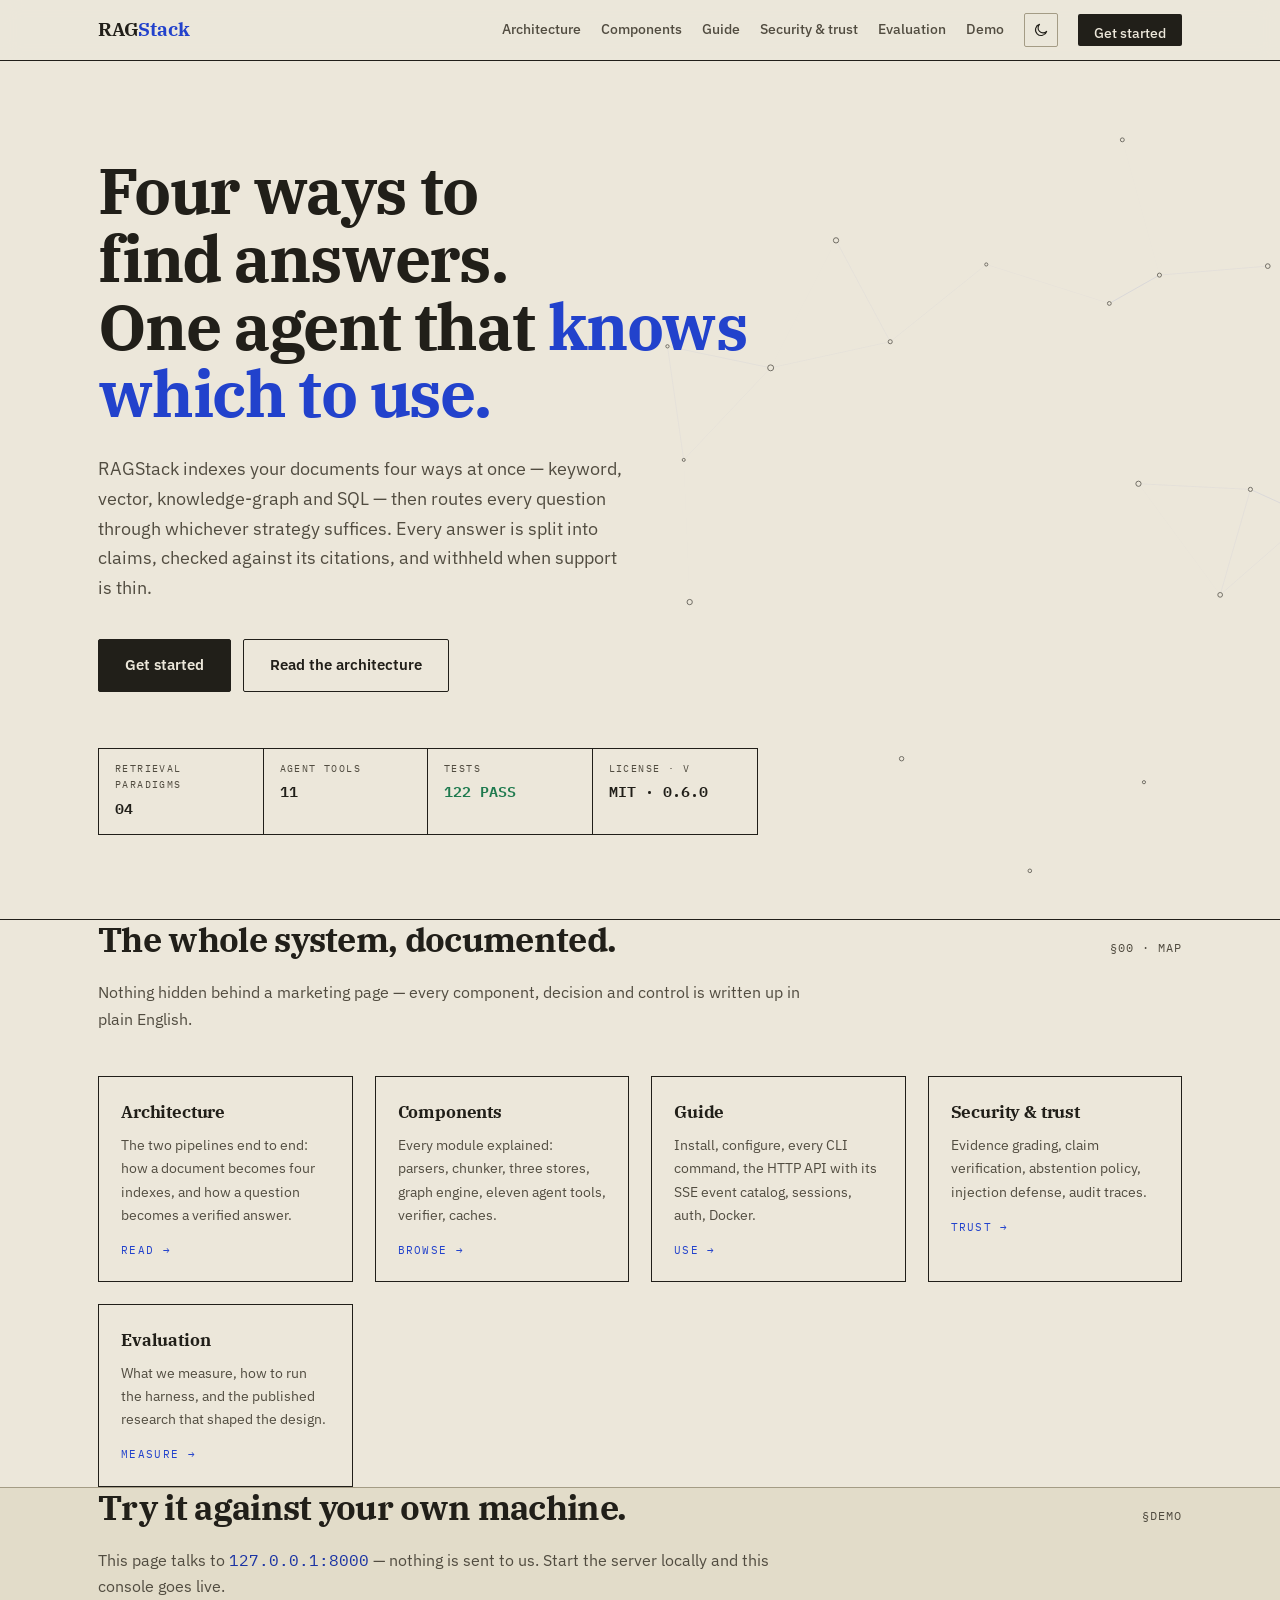
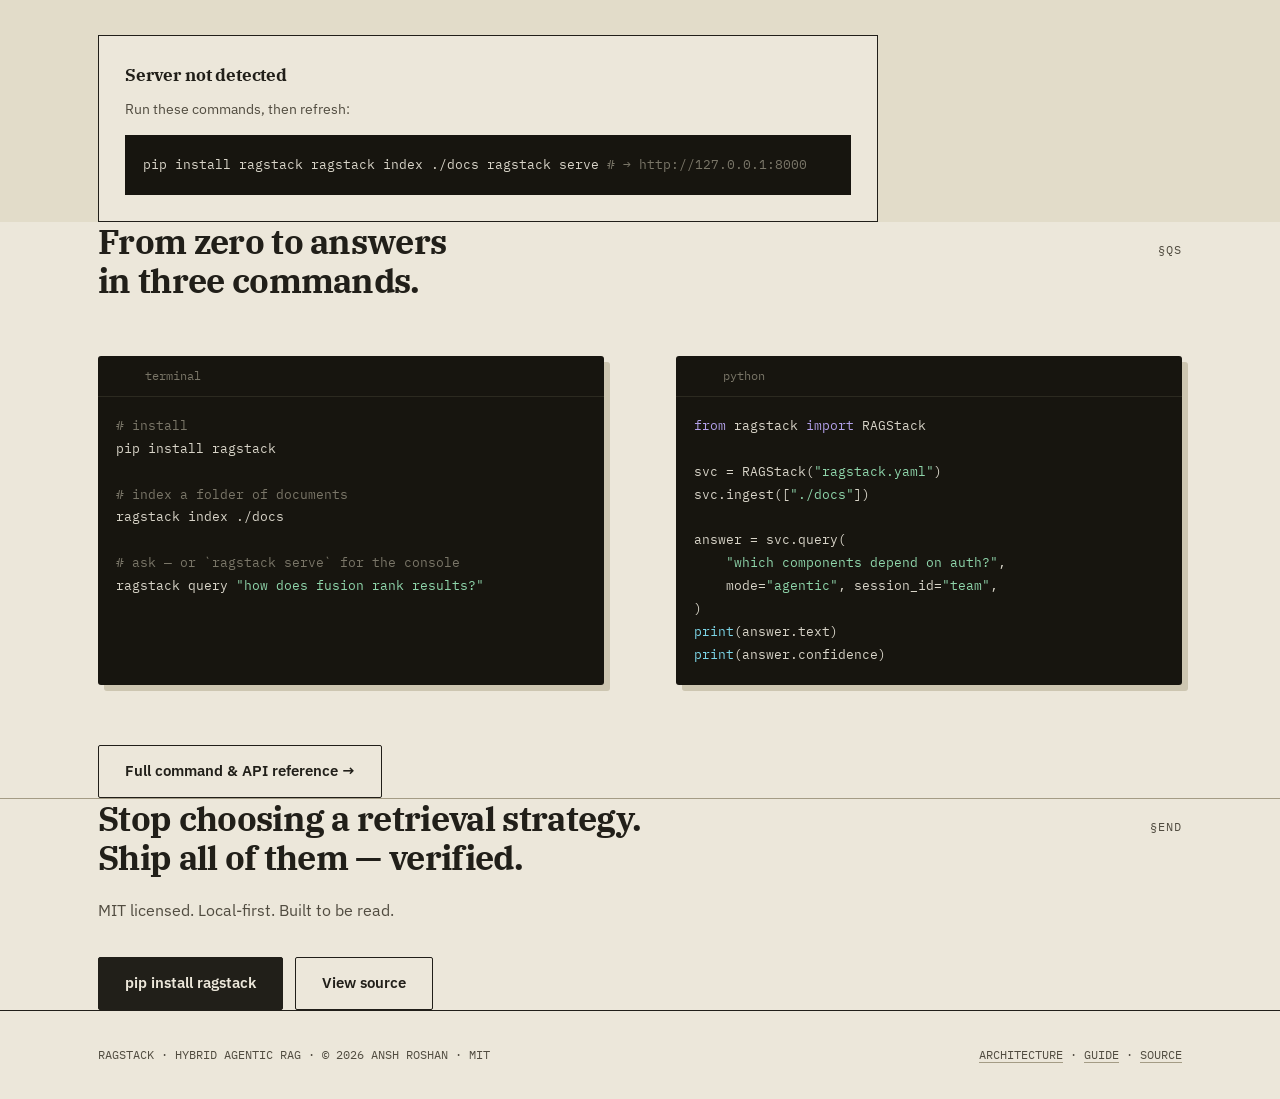
<file: website/index.html>
<!DOCTYPE html>
<html lang="en" data-theme="light">
<head>
<meta charset="UTF-8">
<meta name="viewport" content="width=device-width, initial-scale=1.0">
<title>RAGStack — Hybrid Agentic RAG for Python</title>
<meta name="description" content="RAGStack: adaptive, claim-verified hybrid RAG. Keyword, vector, knowledge-graph and SQL retrieval under one evidence-grading agent. Local-first, MIT.">
<meta name="theme-color" content="#ece7da">
<script>document.documentElement.setAttribute('data-theme',localStorage.getItem('ragstack-theme')||(matchMedia('(prefers-color-scheme: dark)').matches?'dark':'light'));</script>
<link rel="preconnect" href="https://fonts.googleapis.com">
<link rel="preconnect" href="https://fonts.gstatic.com" crossorigin>
<link href="https://fonts.googleapis.com/css2?family=IBM+Plex+Serif:wght@500;600;700&family=IBM+Plex+Sans:wght@400;500;600&family=IBM+Plex+Mono:wght@400;500;600&display=swap" rel="stylesheet">
<link rel="stylesheet" href="assets/styles.css">
<style>
.hero{position:relative;padding:96px 0 84px;border-bottom:1px solid var(--ink);overflow:hidden}
#netCanvas{position:absolute;right:-6%;top:8%;width:56%;height:88%;opacity:.6;pointer-events:none}
.hero-in{position:relative;max-width:660px}
.hero h1{font-size:clamp(38px,5.6vw,64px);line-height:1.06;font-weight:700;letter-spacing:-.025em;text-wrap:balance}
.hero h1 .acc{color:var(--accent)}
.hero .sub{font-size:18px;color:var(--ink2);max-width:540px;margin-top:26px;text-wrap:pretty}
.tblock{margin-top:56px;border:1px solid var(--ink);display:grid;grid-template-columns:repeat(4,1fr);max-width:720px}
.tb{padding:12px 16px 13px;border-right:1px solid var(--ink)}
.tb:last-child{border-right:none}
.tb .k{font-family:var(--fm);font-size:10px;letter-spacing:.14em;color:var(--ink2);text-transform:uppercase;margin-bottom:3px}
.tb .v{font-family:var(--fm);font-size:15px;font-weight:600}
.tb .v i{font-style:normal;color:var(--green)}
@media(max-width:720px){.tblock{grid-template-columns:1fr 1fr}.tb:nth-child(2n){border-right:none}.tb:nth-child(-n+2){border-bottom:1px solid var(--ink)}}
.explore{display:grid;grid-template-columns:repeat(auto-fit,minmax(240px,1fr));gap:22px}
.explore a.card{text-decoration:none;color:var(--ink);display:block;transition:transform .16s,border-color .16s}
.explore a.card:hover{transform:translateY(-4px);border-color:var(--accent)}
.explore .go{font-family:var(--fm);font-size:11px;letter-spacing:.12em;text-transform:uppercase;color:var(--accent);margin-top:14px;display:block}
.demo-head{display:flex;align-items:center;gap:12px;padding:12px 18px;border-bottom:1px solid var(--ink);font-family:var(--fm);font-size:12.5px;color:var(--ink2)}
.demo-head .live{width:9px;height:9px;border-radius:50%;background:var(--green);animation:pulse 2.4s infinite}
@keyframes pulse{50%{opacity:.3}}
.demo-head select{margin-left:auto;background:var(--paper);color:var(--ink);border:1px solid var(--ink);border-radius:2px;padding:6px 10px;font-size:12.5px;font-family:var(--fm)}
#demoLog{height:320px;overflow-y:auto;padding:20px;display:flex;flex-direction:column;gap:11px;background:var(--paper2)}
#demoLog>div{max-width:88%;padding:11px 15px;font-size:13.5px;line-height:1.55;white-space:pre-wrap;border:1px solid var(--rule);background:var(--paper)}
.m-user{align-self:flex-end;background:var(--ink);color:var(--paper);border-color:var(--ink)}
.m-bot{align-self:flex-start}
.m-step{align-self:flex-start;font-family:var(--fm);font-size:12px;color:var(--ink2)}
.m-step b{color:var(--accent);font-weight:600}
.demo-input{display:flex;gap:10px;padding:15px 17px;border-top:1px solid var(--ink)}
.demo-input input{flex:1;background:var(--paper);border:1px solid var(--ink);color:var(--ink);border-radius:2px;padding:12px 15px;font-size:14px;outline:none;font-family:var(--fs)}
.demo-input input:focus{box-shadow:inset 0 0 0 1px var(--accent)}
.setup-pre{background:var(--panel-dark);color:#d8d4c8;padding:18px;margin-top:14px;font-family:var(--fm);font-size:13px;line-height:1.85;overflow-x:auto}
.setup-pre .cm{color:#7a7668}
</style>
</head>
<body data-page="home">

<nav><div class="container nav-in">
  <a class="brand" href="index.html">RAG<em>Stack</em></a>
  <div class="nav-links">
    <a href="architecture.html">Architecture</a>
    <a href="components.html">Components</a>
    <a href="guide.html">Guide</a>
    <a href="security.html">Security &amp; trust</a>
    <a href="benchmarks.html">Evaluation</a>
    <a href="#demo">Demo</a>
    <button id="themeToggle" aria-label="Toggle light or dark theme">
      <svg class="ic-moon" width="16" height="16" viewBox="0 0 24 24" fill="none" stroke="currentColor" stroke-width="1.7" stroke-linecap="round" stroke-linejoin="round"><path d="M20.4 14.2A8.5 8.5 0 1 1 9.8 3.6a7 7 0 0 0 10.6 10.6z"/></svg>
      <svg class="ic-sun" width="16" height="16" viewBox="0 0 24 24" fill="none" stroke="currentColor" stroke-width="1.7" stroke-linecap="round" stroke-linejoin="round"><circle cx="12" cy="12" r="4"/><path d="M12 2v2M12 20v2M4.9 4.9l1.4 1.4M17.7 17.7l1.4 1.4M2 12h2M20 12h2M4.9 19.1l1.4-1.4M17.7 6.3l1.4-1.4"/></svg>
    </button>
    <a class="nav-cta" href="guide.html">Get started</a>
  </div>
</div></nav>

<!-- ================= HERO ================= -->
<header class="hero">
  <canvas id="netCanvas" aria-hidden="true"></canvas>
  <div class="container"><div class="hero-in">
    <h1>Four ways to find answers.<br>One agent that <span class="acc">knows<br>which to use.</span></h1>
    <p class="sub">RAGStack indexes your documents four ways at once — keyword, vector, knowledge-graph and SQL — then routes every question through whichever strategy suffices. Every answer is split into claims, checked against its citations, and withheld when support is thin.</p>
    <div class="hero-ctas" style="display:flex;gap:12px;margin-top:36px;flex-wrap:wrap">
      <a class="btn primary" href="guide.html">Get started</a>
      <a class="btn ghost" href="architecture.html">Read the architecture</a>
    </div>
    <div class="tblock" role="img" aria-label="Specification summary">
      <div class="tb"><div class="k">Retrieval paradigms</div><div class="v">04</div></div>
      <div class="tb"><div class="k">Agent tools</div><div class="v">11</div></div>
      <div class="tb"><div class="k">Tests</div><div class="v"><i>122 PASS</i></div></div>
      <div class="tb"><div class="k">License · v</div><div class="v">MIT · 0.6.0</div></div>
    </div>
  </div></div>
</header>

<!-- ================= EXPLORE ================= -->
<section id="explore"><div class="container">
  <div class="sec-head"><h2>The whole system, documented.</h2><span class="sec-ref">§00 · MAP</span></div>
  <p class="sec-sub" style="color:var(--ink2);max-width:720px;margin:-16px 0 44px">Nothing hidden behind a marketing page — every component, decision and control is written up in plain English.</p>
  <div class="explore">
    <a class="card reveal" href="architecture.html"><h4>Architecture</h4><p>The two pipelines end to end: how a document becomes four indexes, and how a question becomes a verified answer.</p><span class="go">Read →</span></a>
    <a class="card reveal" href="components.html"><h4>Components</h4><p>Every module explained: parsers, chunker, three stores, graph engine, eleven agent tools, verifier, caches.</p><span class="go">Browse →</span></a>
    <a class="card reveal" href="guide.html"><h4>Guide</h4><p>Install, configure, every CLI command, the HTTP API with its SSE event catalog, sessions, auth, Docker.</p><span class="go">Use →</span></a>
    <a class="card reveal" href="security.html"><h4>Security &amp; trust</h4><p>Evidence grading, claim verification, abstention policy, injection defense, audit traces.</p><span class="go">Trust →</span></a>
    <a class="card reveal" href="benchmarks.html"><h4>Evaluation</h4><p>What we measure, how to run the harness, and the published research that shaped the design.</p><span class="go">Measure →</span></a>
  </div>
</div></section>

<!-- ================= LIVE DEMO ================= -->
<section id="demo" style="background:var(--paper2);border-top:1px solid var(--rule-strong)"><div class="container">
  <div class="sec-head"><h2>Try it against your own machine.</h2><span class="sec-ref">§DEMO</span></div>
  <p style="color:var(--ink2);max-width:720px;margin:-16px 0 36px">This page talks to <code style="color:var(--accent-ink)">127.0.0.1:8000</code> — nothing is sent to us. Start the server locally and this console goes live.</p>

  <div style="max-width:780px">
    <div id="demoOff" class="reveal" style="display:none">
      <div class="card" style="padding:26px">
        <h4>Server not detected</h4>
        <p style="margin-bottom:6px">Run these commands, then refresh:</p>
        <div class="setup-pre">pip install ragstack
ragstack index ./docs
ragstack serve   <span class="cm"># → http://127.0.0.1:8000</span></div>
      </div>
    </div>

    <div id="demoOn" class="reveal" style="display:none">
      <div class="card" style="padding:0">
        <div class="demo-head">
          <span class="live"></span><span id="demoStatus">connected to local RAGStack</span>
          <select id="demoMode" aria-label="Retrieval mode">
            <option value="auto">auto</option><option value="agentic">agentic</option>
            <option value="hybrid">hybrid</option><option value="vector">vector</option>
            <option value="lexical">lexical</option><option value="graph">graph</option>
            <option value="global">global</option><option value="sql">sql</option>
          </select>
        </div>
        <div id="demoLog" aria-live="polite"></div>
        <div class="demo-input">
          <input id="demoQ" placeholder="Ask your indexed corpus...">
          <button id="demoSend" class="btn primary" style="padding:11px 22px">Ask</button>
        </div>
      </div>
    </div>
  </div>
</div></section>

<!-- ================= QUICKSTART ================= -->
<section id="quickstart"><div class="container">
  <div class="sec-head"><h2>From zero to answers<br>in three commands.</h2><span class="sec-ref">§QS</span></div>
  <div class="grid2 code-wrap">
    <div class="codebox reveal">
      <div class="cb-head"><i style="background:#b3372c"></i><i style="background:#9a6b16"></i><i style="background:#1e7a4e"></i>&nbsp;terminal</div>
<pre><span class="cm"># install</span>
pip install ragstack

<span class="cm"># index a folder of documents</span>
ragstack index ./docs

<span class="cm"># ask — or `ragstack serve` for the console</span>
ragstack query <span class="st">"how does fusion rank results?"</span></pre>
    </div>
    <div class="codebox reveal">
      <div class="cb-head"><i style="background:#b3372c"></i><i style="background:#9a6b16"></i><i style="background:#1e7a4e"></i>&nbsp;python</div>
<pre><span class="kw">from</span> ragstack <span class="kw">import</span> RAGStack

svc = RAGStack(<span class="st">"ragstack.yaml"</span>)
svc.ingest([<span class="st">"./docs"</span>])

answer = svc.query(
    <span class="st">"which components depend on auth?"</span>,
    mode=<span class="st">"agentic"</span>, session_id=<span class="st">"team"</span>,
)
<span class="fn">print</span>(answer.text)
<span class="fn">print</span>(answer.confidence)</pre>
    </div>
  </div>
  <div style="margin-top:40px"><a class="btn ghost" href="guide.html">Full command &amp; API reference →</a></div>
</div></section>

<section class="final" style="border-top:1px solid var(--rule-strong)"><div class="container">
  <div class="sec-head"><h2>Stop choosing a retrieval strategy.<br>Ship all of them — verified.</h2><span class="sec-ref">§END</span></div>
  <p style="color:var(--ink2);max-width:640px;margin:-16px 0 34px">MIT licensed. Local-first. Built to be read.</p>
  <div style="display:flex;gap:12px;flex-wrap:wrap">
    <a class="btn primary" href="guide.html">pip install ragstack</a>
    <a class="btn ghost" href="https://github.com/AnshRoshan/ragstack">View source</a>
  </div>
</div></section>

<footer><div class="container foot-in">
  <div>RAGSTACK · HYBRID AGENTIC RAG · © 2026 ANSH ROSHAN · MIT</div>
  <div><a href="architecture.html">ARCHITECTURE</a> · <a href="guide.html">GUIDE</a> · <a href="https://github.com/AnshRoshan/ragstack">SOURCE</a></div>
</div></footer>

<script src="assets/main.js"></script>
<script>
/* hero network canvas */
(function(){
  const cv=document.getElementById('netCanvas'),ctx=cv.getContext('2d');
  const reduced=matchMedia('(prefers-reduced-motion: reduce)').matches;
  let W,H,nodes=[],mouse={x:-999,y:-999},THEME={};
  function readTheme(){const s=getComputedStyle(document.documentElement);
    THEME={paper:s.getPropertyValue('--paper').trim(),ink:s.getPropertyValue('--ink').trim(),
           accent:s.getPropertyValue('--accent').trim()};}
  readTheme();document.addEventListener('ragstack:theme',readTheme);
  function resize(){const d=devicePixelRatio||1;W=cv.width=cv.offsetWidth*d;H=cv.height=cv.offsetHeight*d;
    const n=Math.min(70,Math.floor(W*H/30000/d));
    nodes=Array.from({length:n},()=>({x:Math.random()*W,y:Math.random()*H,vx:(Math.random()-.5)*.3,vy:(Math.random()-.5)*.3,r:(Math.random()*1.6+.9)*d}));}
  addEventListener('resize',resize);resize();
  addEventListener('mousemove',e=>{const r=cv.getBoundingClientRect(),d=devicePixelRatio||1;mouse.x=(e.clientX-r.left)*d;mouse.y=(e.clientY-r.top)*d;});
  function tick(){ctx.clearRect(0,0,W,H);const d=devicePixelRatio||1,[ar,ag,ab]=hexRgb(THEME.accent);
    for(const p of nodes){p.x+=p.vx;p.y+=p.vy;if(p.x<0||p.x>W)p.vx*=-1;if(p.y<0||p.y>H)p.vy*=-1;
      const dm=Math.hypot(p.x-mouse.x,p.y-mouse.y);if(dm<130*d){p.x+=(p.x-mouse.x)/dm*.5;p.y+=(p.y-mouse.y)/dm*.5;}}
    for(let i=0;i<nodes.length;i++)for(let j=i+1;j<nodes.length;j++){
      const a=nodes[i],b=nodes[j],dist=Math.hypot(a.x-b.x,a.y-b.y),max=150*d;
      if(dist<max){ctx.strokeStyle=`rgba(${ar},${ag},${ab},${(1-dist/max)*.32})`;ctx.lineWidth=d*.8;
        ctx.beginPath();ctx.moveTo(a.x,a.y);ctx.lineTo(b.x,b.y);ctx.stroke();}}
    for(const p of nodes){ctx.fillStyle=THEME.paper;ctx.beginPath();ctx.arc(p.x,p.y,p.r+1.2*d,0,7);ctx.fill();
      ctx.strokeStyle=THEME.ink;ctx.lineWidth=d;ctx.beginPath();ctx.arc(p.x,p.y,p.r+.6*d,0,7);ctx.stroke();}
    if(!reduced)requestAnimationFrame(tick);}
  function hexRgb(h){h=h.replace('#','');return[parseInt(h.slice(0,2),16),parseInt(h.slice(2,4),16),parseInt(h.slice(4,6),16)];}
  tick();
})();

/* live demo */
(function(){
  const API='http://127.0.0.1:8000';
  const on=document.getElementById('demoOn'),off=document.getElementById('demoOff'),st=document.getElementById('demoStatus');
  fetch(API+'/api/status',{signal:AbortSignal.timeout(2500)})
    .then(r=>r.ok?r.json():Promise.reject())
    .then(s=>{on.style.display='block';off.style.display='none';
      st.textContent=`connected · ${s.mode} mode · ${s.vector_chunks??0} chunks`;})
    .catch(()=>{off.style.display='block';on.style.display='none';});
  const log=document.getElementById('demoLog');
  function add(cls,text){const d=document.createElement('div');d.className=cls;d.textContent=text;log.appendChild(d);log.scrollTop=log.scrollHeight;return d;}
  function addStep(html){const d=document.createElement('div');d.className='m-step';d.innerHTML=html;log.appendChild(d);log.scrollTop=log.scrollHeight;return d;}
  async function ask(){
    const q=document.getElementById('demoQ').value.trim();if(!q)return;
    document.getElementById('demoQ').value='';
    add('m-user',q);
    const bubble=add('m-bot','');
    try{
      const resp=await fetch(API+'/api/query',{method:'POST',headers:{'Content-Type':'application/json'},
        body:JSON.stringify({question:q,mode:document.getElementById('demoMode').value})});
      const reader=resp.body.getReader(),dec=new TextDecoder();let buf='';
      while(true){const{done,value}=await reader.read();if(done)break;
        buf+=dec.decode(value,{stream:true});let i;
        while((i=buf.indexOf('\n\n'))>=0){
          const raw=buf.slice(0,i).trim();buf=buf.slice(i+2);
          if(!raw.startsWith('data:'))continue;
          const p=raw.slice(5).trim();if(p==='[DONE]')continue;
          let ev;try{ev=JSON.parse(p)}catch{continue}
          if(ev.type==='tool_start')addStep('<b>→ '+ev.name+'</b>');
          else if(ev.type==='route')addStep('<b>routed:</b> '+ev.route);
          else if(ev.type==='verification')addStep('<b>verified '+ev.manifest.claims.length+' claims</b>');
          else if(ev.type==='answer'&&ev.delta)bubble.textContent+=ev.delta;
          else if(ev.type==='done'&&!bubble.textContent.trim()&&ev.answer)bubble.textContent=ev.answer+(ev.confidence!=null?`  [confidence ${ev.confidence}]`:'');
          else if(ev.type==='error')bubble.textContent+='⚠ '+ev.message;
        }}
    }catch(e){bubble.textContent+='⚠ connection lost: '+e;}
  }
  document.getElementById('demoSend').addEventListener('click',ask);
  document.getElementById('demoQ').addEventListener('keydown',e=>{if(e.key==='Enter')ask();});
})();
</script>
</body>
</html>
</file>
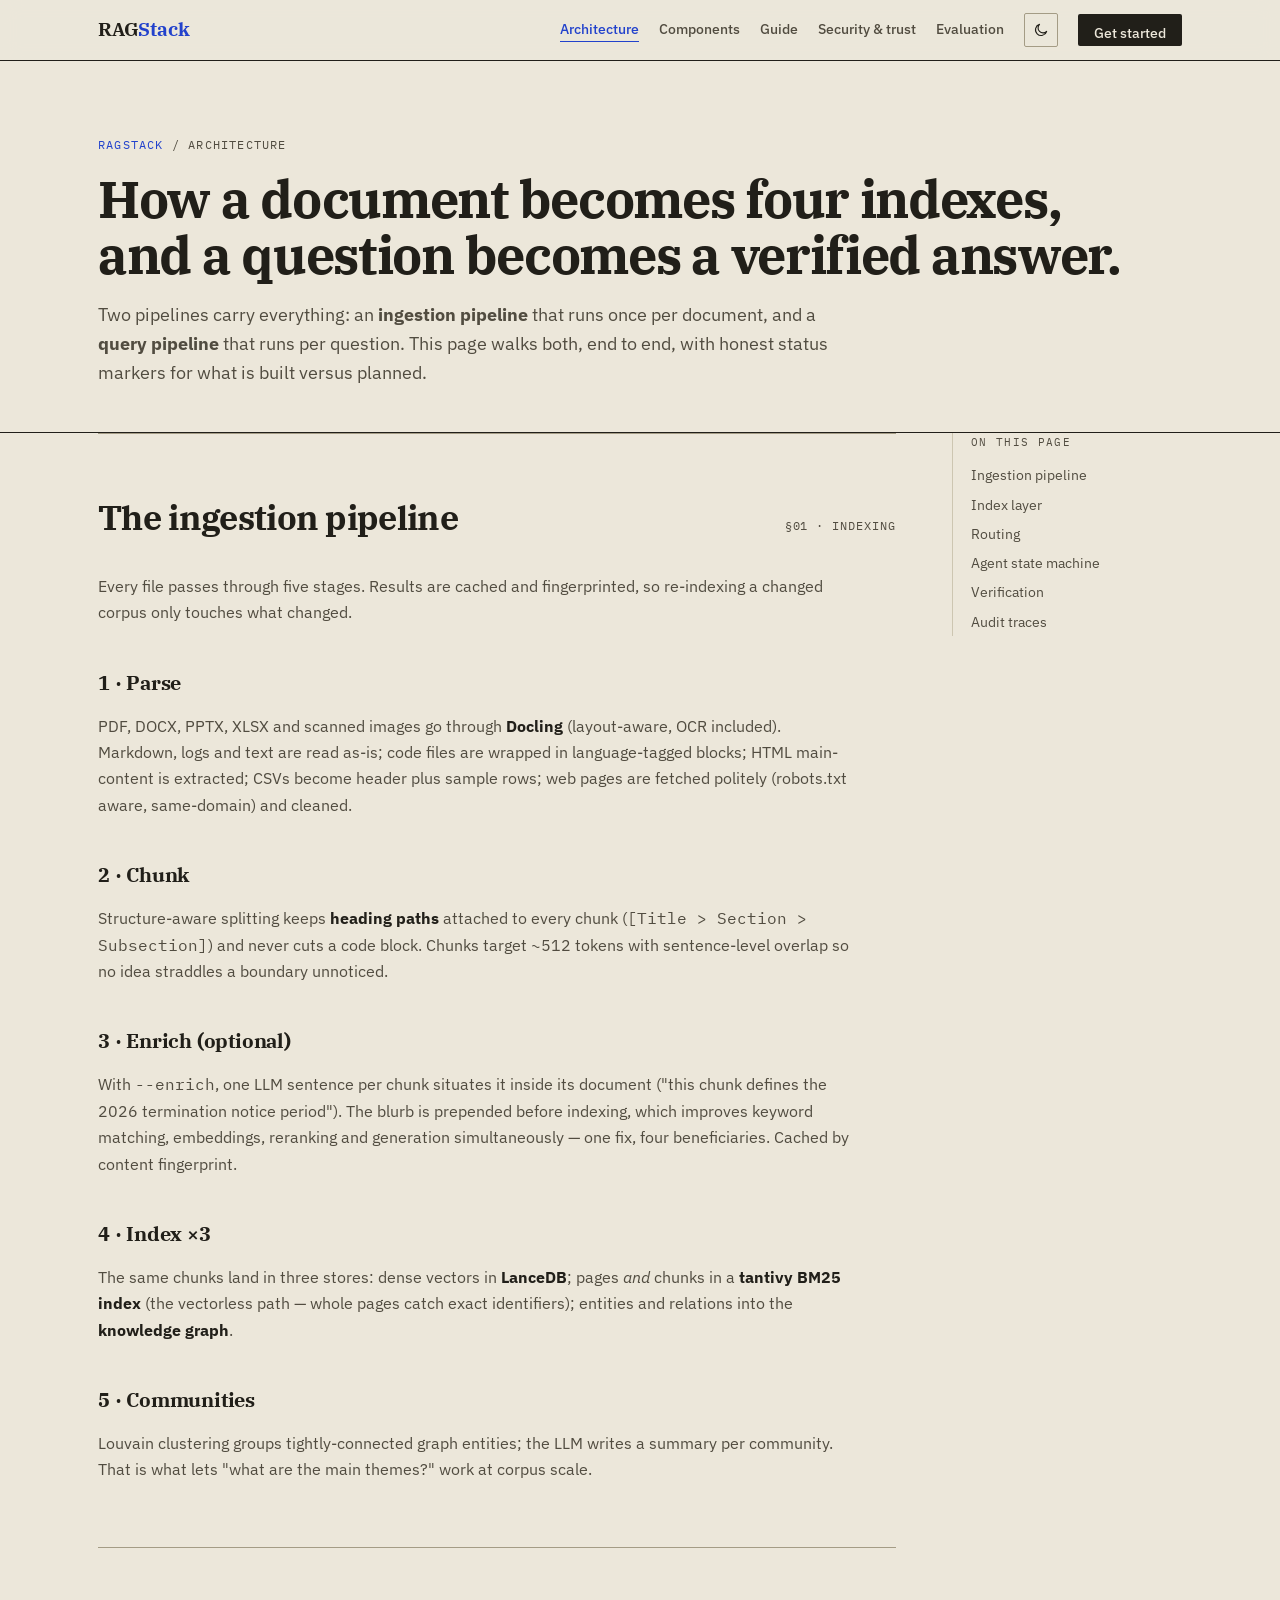
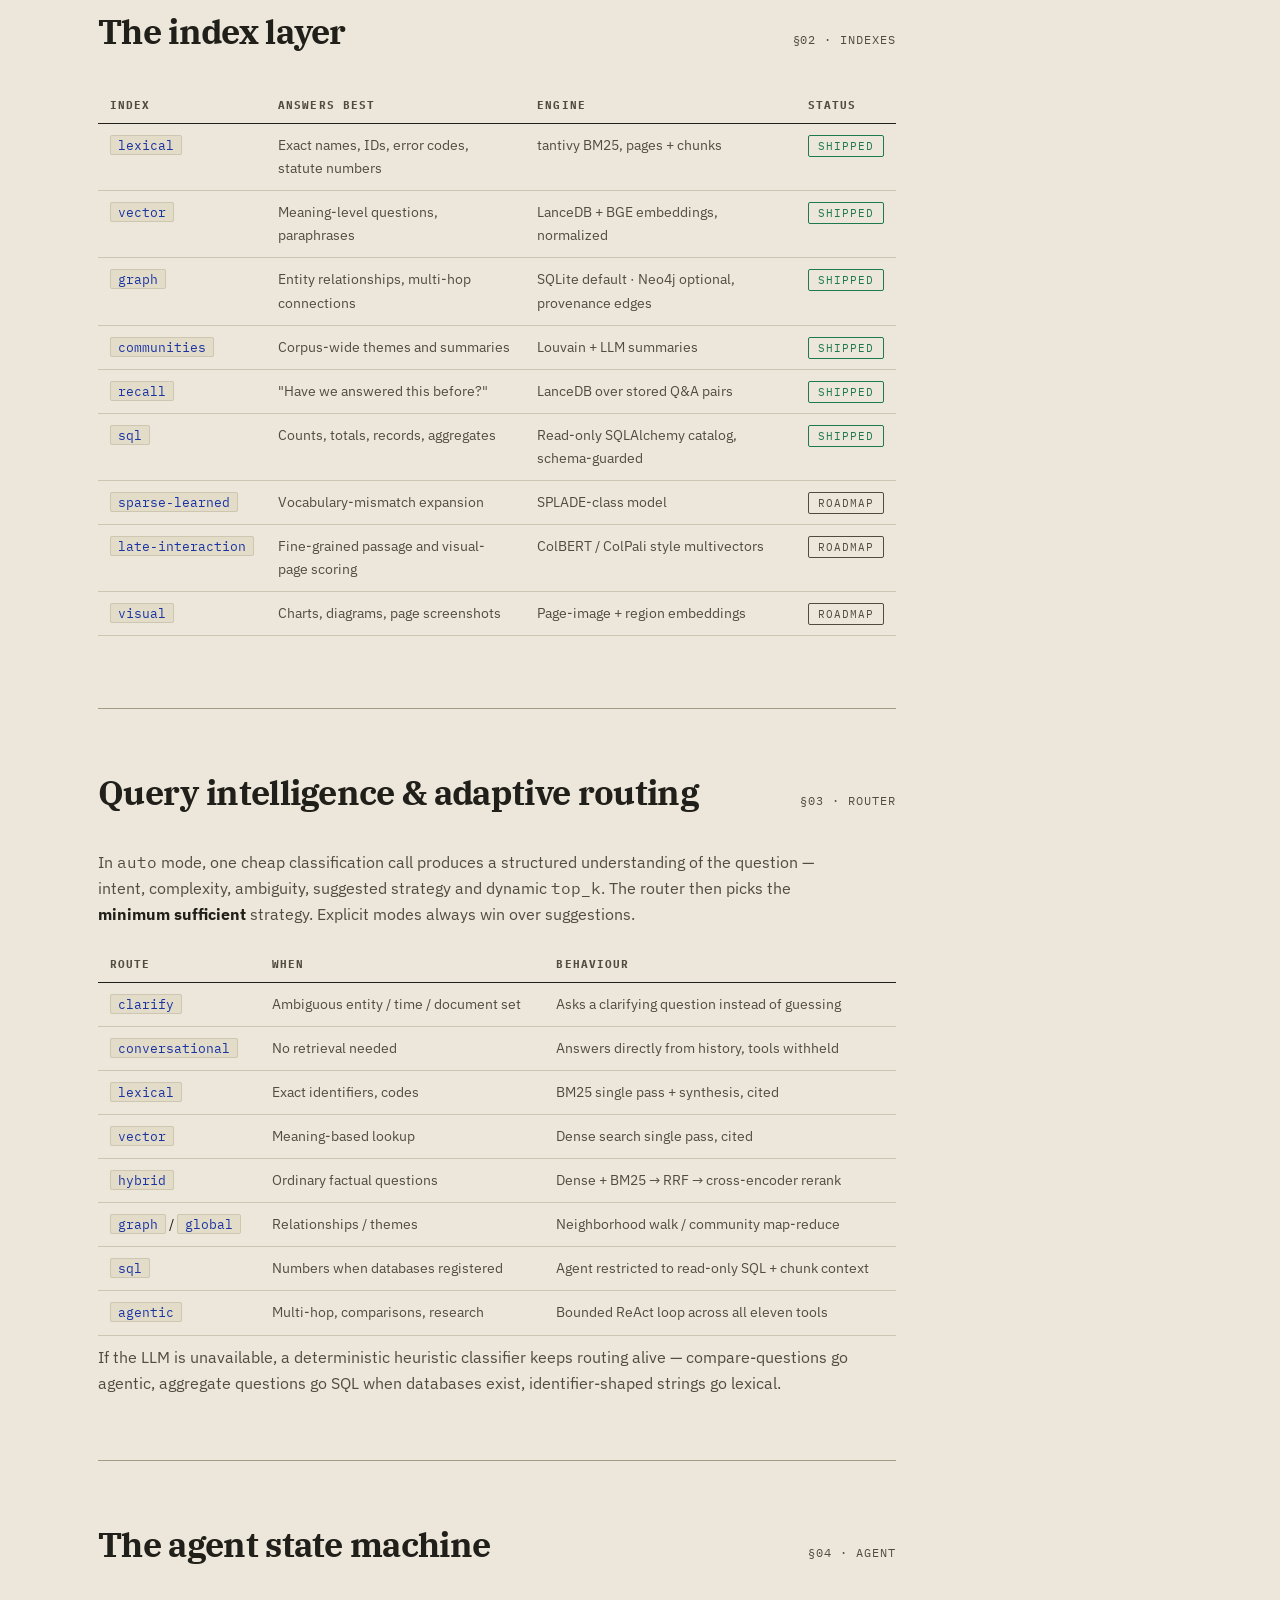
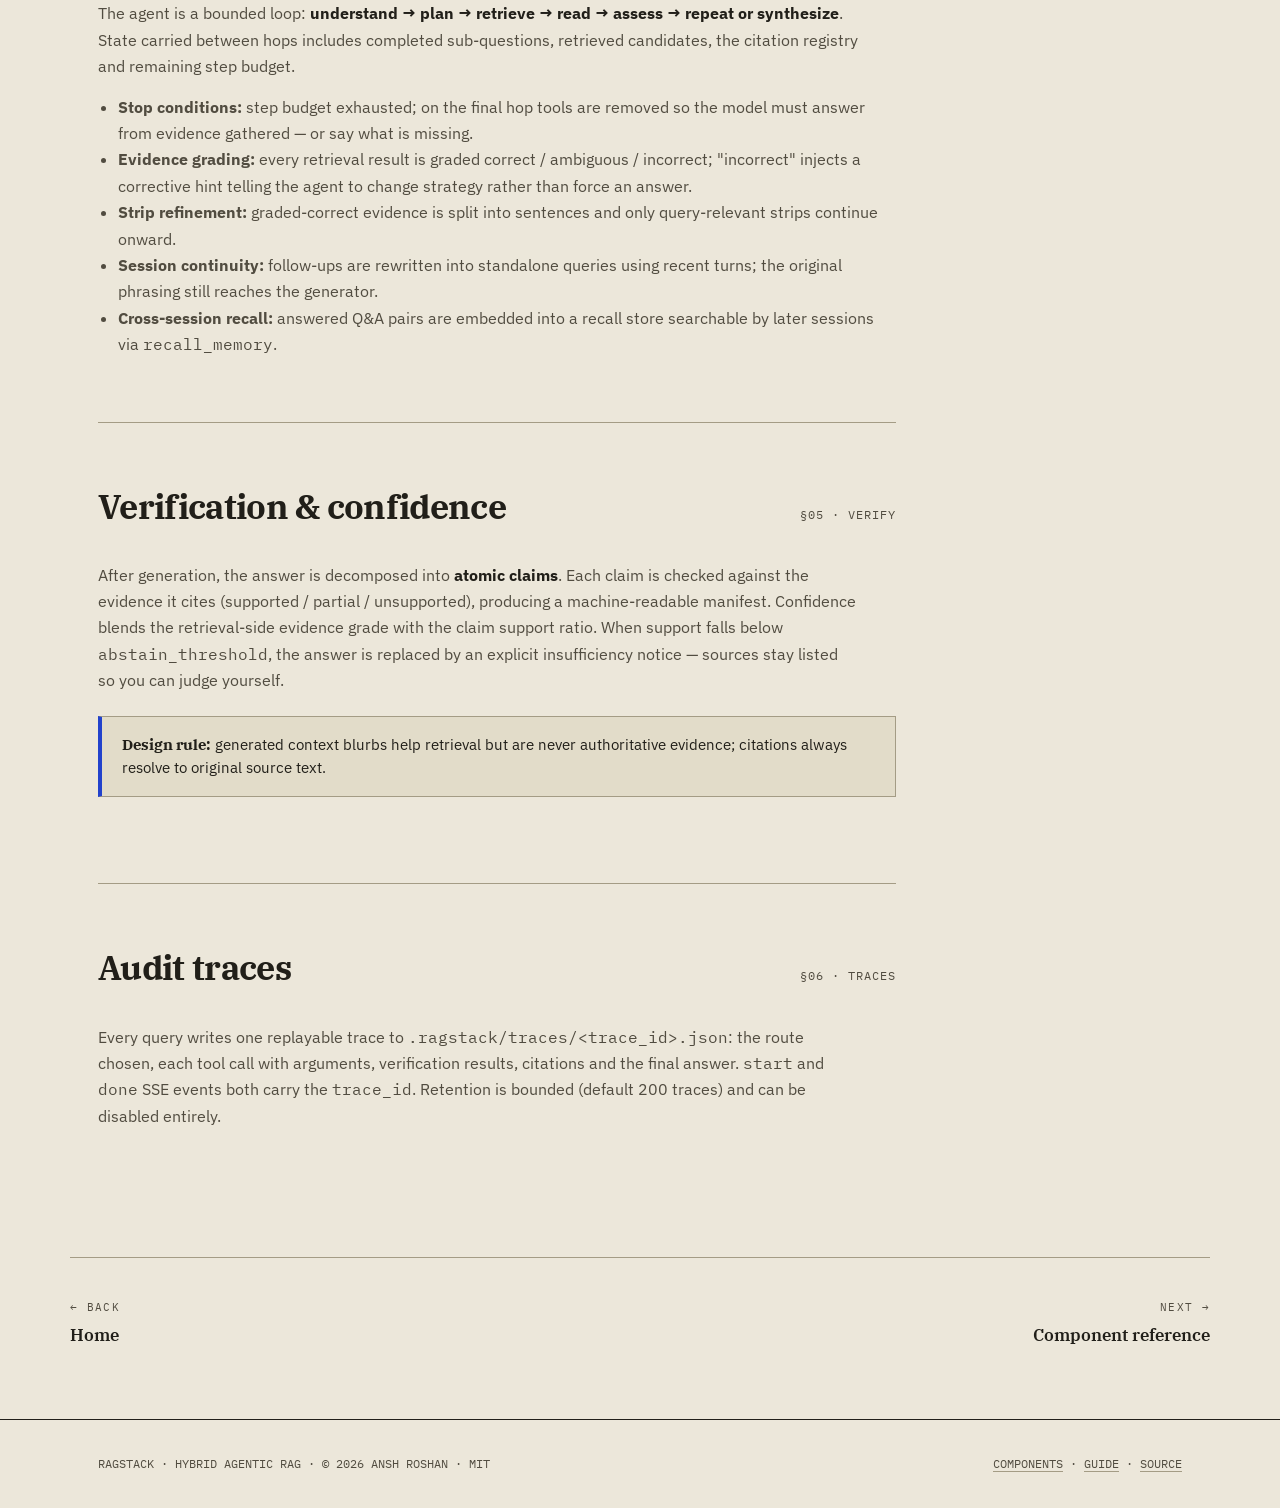
<file: website/architecture.html>
<!DOCTYPE html>
<html lang="en" data-theme="light">
<head>
<meta charset="UTF-8">
<meta name="viewport" content="width=device-width, initial-scale=1.0">
<title>Architecture — RAGStack</title>
<meta name="description" content="How RAGStack works: ingestion pipelines, four indexes, the adaptive router, the agent state machine, claim verification and audit traces.">
<meta name="theme-color" content="#ece7da">
<script>document.documentElement.setAttribute('data-theme',localStorage.getItem('ragstack-theme')||(matchMedia('(prefers-color-scheme: dark)').matches?'dark':'light'));</script>
<link rel="preconnect" href="https://fonts.googleapis.com">
<link rel="preconnect" href="https://fonts.gstatic.com" crossorigin>
<link href="https://fonts.googleapis.com/css2?family=IBM+Plex+Serif:wght@500;600;700&family=IBM+Plex+Sans:wght@400;500;600&family=IBM+Plex+Mono:wght@400;500;600&display=swap" rel="stylesheet">
<link rel="stylesheet" href="assets/styles.css">
</head>
<body data-page="architecture">

<nav><div class="container nav-in">
  <a class="brand" href="index.html">RAG<em>Stack</em></a>
  <div class="nav-links">
    <a href="architecture.html" class="active">Architecture</a>
    <a href="components.html">Components</a>
    <a href="guide.html">Guide</a>
    <a href="security.html">Security &amp; trust</a>
    <a href="benchmarks.html">Evaluation</a>
    <button id="themeToggle" aria-label="Toggle light or dark theme">
      <svg class="ic-moon" width="16" height="16" viewBox="0 0 24 24" fill="none" stroke="currentColor" stroke-width="1.7" stroke-linecap="round" stroke-linejoin="round"><path d="M20.4 14.2A8.5 8.5 0 1 1 9.8 3.6a7 7 0 0 0 10.6 10.6z"/></svg>
      <svg class="ic-sun" width="16" height="16" viewBox="0 0 24 24" fill="none" stroke="currentColor" stroke-width="1.7" stroke-linecap="round" stroke-linejoin="round"><circle cx="12" cy="12" r="4"/><path d="M12 2v2M12 20v2M4.9 4.9l1.4 1.4M17.7 17.7l1.4 1.4M2 12h2M20 12h2M4.9 19.1l1.4-1.4M17.7 6.3l1.4-1.4"/></svg>
    </button>
    <a class="nav-cta" href="guide.html">Get started</a>
  </div>
</div></nav>

<div class="page-head"><div class="container">
  <div class="crumbs"><a href="index.html">RAGStack</a> / Architecture</div>
  <h1>How a document becomes four indexes,<br>and a question becomes a verified answer.</h1>
  <p class="lede">Two pipelines carry everything: an <b>ingestion pipeline</b> that runs once per document, and a <b>query pipeline</b> that runs per question. This page walks both, end to end, with honest status markers for what is built versus planned.</p>
</div></div>

<div class="container with-toc"><div>

<section class="block" id="ingestion">
  <div class="sec-head"><h2>The ingestion pipeline</h2><span class="sec-ref">§01 · INDEXING</span></div>
  <p class="body">Every file passes through five stages. Results are cached and fingerprinted, so re-indexing a changed corpus only touches what changed.</p>

  <h3 class="sub">1 · Parse</h3>
  <p class="body">PDF, DOCX, PPTX, XLSX and scanned images go through <b>Docling</b> (layout-aware, OCR included). Markdown, logs and text are read as-is; code files are wrapped in language-tagged blocks; HTML main-content is extracted; CSVs become header plus sample rows; web pages are fetched politely (robots.txt aware, same-domain) and cleaned.</p>

  <h3 class="sub">2 · Chunk</h3>
  <p class="body">Structure-aware splitting keeps <b>heading paths</b> attached to every chunk (<code>[Title > Section > Subsection]</code>) and never cuts a code block. Chunks target ~512 tokens with sentence-level overlap so no idea straddles a boundary unnoticed.</p>

  <h3 class="sub">3 · Enrich (optional)</h3>
  <p class="body">With <code>--enrich</code>, one LLM sentence per chunk situates it inside its document ("this chunk defines the 2026 termination notice period"). The blurb is prepended before indexing, which improves keyword matching, embeddings, reranking and generation simultaneously — one fix, four beneficiaries. Cached by content fingerprint.</p>

  <h3 class="sub">4 · Index ×3</h3>
  <p class="body">The same chunks land in three stores: dense vectors in <b>LanceDB</b>; pages <i>and</i> chunks in a <b>tantivy BM25 index</b> (the vectorless path — whole pages catch exact identifiers); entities and relations into the <b>knowledge graph</b>.</p>

  <h3 class="sub">5 · Communities</h3>
  <p class="body">Louvain clustering groups tightly-connected graph entities; the LLM writes a summary per community. That is what lets "what are the main themes?" work at corpus scale.</p>
</section>

<section class="block" id="indexes">
  <div class="sec-head"><h2>The index layer</h2><span class="sec-ref">§02 · INDEXES</span></div>
  <table class="ref">
    <tr><th>Index</th><th>Answers best</th><th>Engine</th><th>Status</th></tr>
    <tr><td><code>lexical</code></td><td><p>Exact names, IDs, error codes, statute numbers</p></td><td><p>tantivy BM25, pages + chunks</p></td><td><span class="chip shipped">shipped</span></td></tr>
    <tr><td><code>vector</code></td><td><p>Meaning-level questions, paraphrases</p></td><td><p>LanceDB + BGE embeddings, normalized</p></td><td><span class="chip shipped">shipped</span></td></tr>
    <tr><td><code>graph</code></td><td><p>Entity relationships, multi-hop connections</p></td><td><p>SQLite default · Neo4j optional, provenance edges</p></td><td><span class="chip shipped">shipped</span></td></tr>
    <tr><td><code>communities</code></td><td><p>Corpus-wide themes and summaries</p></td><td><p>Louvain + LLM summaries</p></td><td><span class="chip shipped">shipped</span></td></tr>
    <tr><td><code>recall</code></td><td><p>"Have we answered this before?"</p></td><td><p>LanceDB over stored Q&amp;A pairs</p></td><td><span class="chip shipped">shipped</span></td></tr>
    <tr><td><code>sql</code></td><td><p>Counts, totals, records, aggregates</p></td><td><p>Read-only SQLAlchemy catalog, schema-guarded</p></td><td><span class="chip shipped">shipped</span></td></tr>
    <tr><td><code>sparse-learned</code></td><td><p>Vocabulary-mismatch expansion</p></td><td><p>SPLADE-class model</p></td><td><span class="chip roadmap">roadmap</span></td></tr>
    <tr><td><code>late-interaction</code></td><td><p>Fine-grained passage and visual-page scoring</p></td><td><p>ColBERT / ColPali style multivectors</p></td><td><span class="chip roadmap">roadmap</span></td></tr>
    <tr><td><code>visual</code></td><td><p>Charts, diagrams, page screenshots</p></td><td><p>Page-image + region embeddings</p></td><td><span class="chip roadmap">roadmap</span></td></tr>
  </table>
</section>

<section class="block" id="routing">
  <div class="sec-head"><h2>Query intelligence &amp; adaptive routing</h2><span class="sec-ref">§03 · ROUTER</span></div>
  <p class="body">In <code>auto</code> mode, one cheap classification call produces a structured understanding of the question — intent, complexity, ambiguity, suggested strategy and dynamic <code>top_k</code>. The router then picks the <b>minimum sufficient</b> strategy. Explicit modes always win over suggestions.</p>
  <table class="ref">
    <tr><th>Route</th><th>When</th><th>Behaviour</th></tr>
    <tr><td><code>clarify</code></td><td><p>Ambiguous entity / time / document set</p></td><td><p>Asks a clarifying question instead of guessing</p></td></tr>
    <tr><td><code>conversational</code></td><td><p>No retrieval needed</p></td><td><p>Answers directly from history, tools withheld</p></td></tr>
    <tr><td><code>lexical</code></td><td><p>Exact identifiers, codes</p></td><td><p>BM25 single pass + synthesis, cited</p></td></tr>
    <tr><td><code>vector</code></td><td><p>Meaning-based lookup</p></td><td><p>Dense search single pass, cited</p></td></tr>
    <tr><td><code>hybrid</code></td><td><p>Ordinary factual questions</p></td><td><p>Dense + BM25 → RRF → cross-encoder rerank</p></td></tr>
    <tr><td><code>graph</code> / <code>global</code></td><td><p>Relationships / themes</p></td><td><p>Neighborhood walk / community map-reduce</p></td></tr>
    <tr><td><code>sql</code></td><td><p>Numbers when databases registered</p></td><td><p>Agent restricted to read-only SQL + chunk context</p></td></tr>
    <tr><td><code>agentic</code></td><td><p>Multi-hop, comparisons, research</p></td><td><p>Bounded ReAct loop across all eleven tools</p></td></tr>
  </table>
  <p class="body">If the LLM is unavailable, a deterministic heuristic classifier keeps routing alive — compare-questions go agentic, aggregate questions go SQL when databases exist, identifier-shaped strings go lexical.</p>
</section>

<section class="block" id="agent">
  <div class="sec-head"><h2>The agent state machine</h2><span class="sec-ref">§04 · AGENT</span></div>
  <p class="body">The agent is a bounded loop: <b>understand → plan → retrieve → read → assess → repeat or synthesize</b>. State carried between hops includes completed sub-questions, retrieved candidates, the citation registry and remaining step budget.</p>
  <ul style="margin:14px 0 0 20px;color:var(--ink2)">
    <li><b>Stop conditions:</b> step budget exhausted; on the final hop tools are removed so the model must answer from evidence gathered — or say what is missing.</li>
    <li><b>Evidence grading:</b> every retrieval result is graded correct / ambiguous / incorrect; "incorrect" injects a corrective hint telling the agent to change strategy rather than force an answer.</li>
    <li><b>Strip refinement:</b> graded-correct evidence is split into sentences and only query-relevant strips continue onward.</li>
    <li><b>Session continuity:</b> follow-ups are rewritten into standalone queries using recent turns; the original phrasing still reaches the generator.</li>
    <li><b>Cross-session recall:</b> answered Q&amp;A pairs are embedded into a recall store searchable by later sessions via <code>recall_memory</code>.</li>
  </ul>
</section>

<section class="block" id="verification">
  <div class="sec-head"><h2>Verification &amp; confidence</h2><span class="sec-ref">§05 · VERIFY</span></div>
  <p class="body">After generation, the answer is decomposed into <b>atomic claims</b>. Each claim is checked against the evidence it cites (supported / partial / unsupported), producing a machine-readable manifest. Confidence blends the retrieval-side evidence grade with the claim support ratio. When support falls below <code>abstain_threshold</code>, the answer is replaced by an explicit insufficiency notice — sources stay listed so you can judge yourself.</p>
  <div class="callout"><b>Design rule:</b> generated context blurbs help retrieval but are never authoritative evidence; citations always resolve to original source text.</div>
</section>

<section class="block" id="traces">
  <div class="sec-head"><h2>Audit traces</h2><span class="sec-ref">§06 · TRACES</span></div>
  <p class="body">Every query writes one replayable trace to <code>.ragstack/traces/&lt;trace_id&gt;.json</code>: the route chosen, each tool call with arguments, verification results, citations and the final answer. <code>start</code> and <code>done</code> SSE events both carry the <code>trace_id</code>. Retention is bounded (default 200 traces) and can be disabled entirely.</p>
</section>

</div>

<aside class="toc">
  <div class="t">On this page</div>
  <a href="#ingestion">Ingestion pipeline</a>
  <a href="#indexes">Index layer</a>
  <a href="#routing">Routing</a>
  <a href="#agent">Agent state machine</a>
  <a href="#verification">Verification</a>
  <a href="#traces">Audit traces</a>
</aside>
</div>

<div class="container pagenav">
  <a href="index.html"><span class="dir">← Back</span><span class="pt">Home</span></a>
  <a class="next" href="components.html"><span class="dir">Next →</span><span class="pt">Component reference</span></a>
</div>

<footer><div class="container foot-in">
  <div>RAGSTACK · HYBRID AGENTIC RAG · © 2026 ANSH ROSHAN · MIT</div>
  <div><a href="components.html">COMPONENTS</a> · <a href="guide.html">GUIDE</a> · <a href="https://github.com/AnshRoshan/ragstack">SOURCE</a></div>
</div></footer>

<script src="assets/main.js"></script>
</body>
</html>
</file>
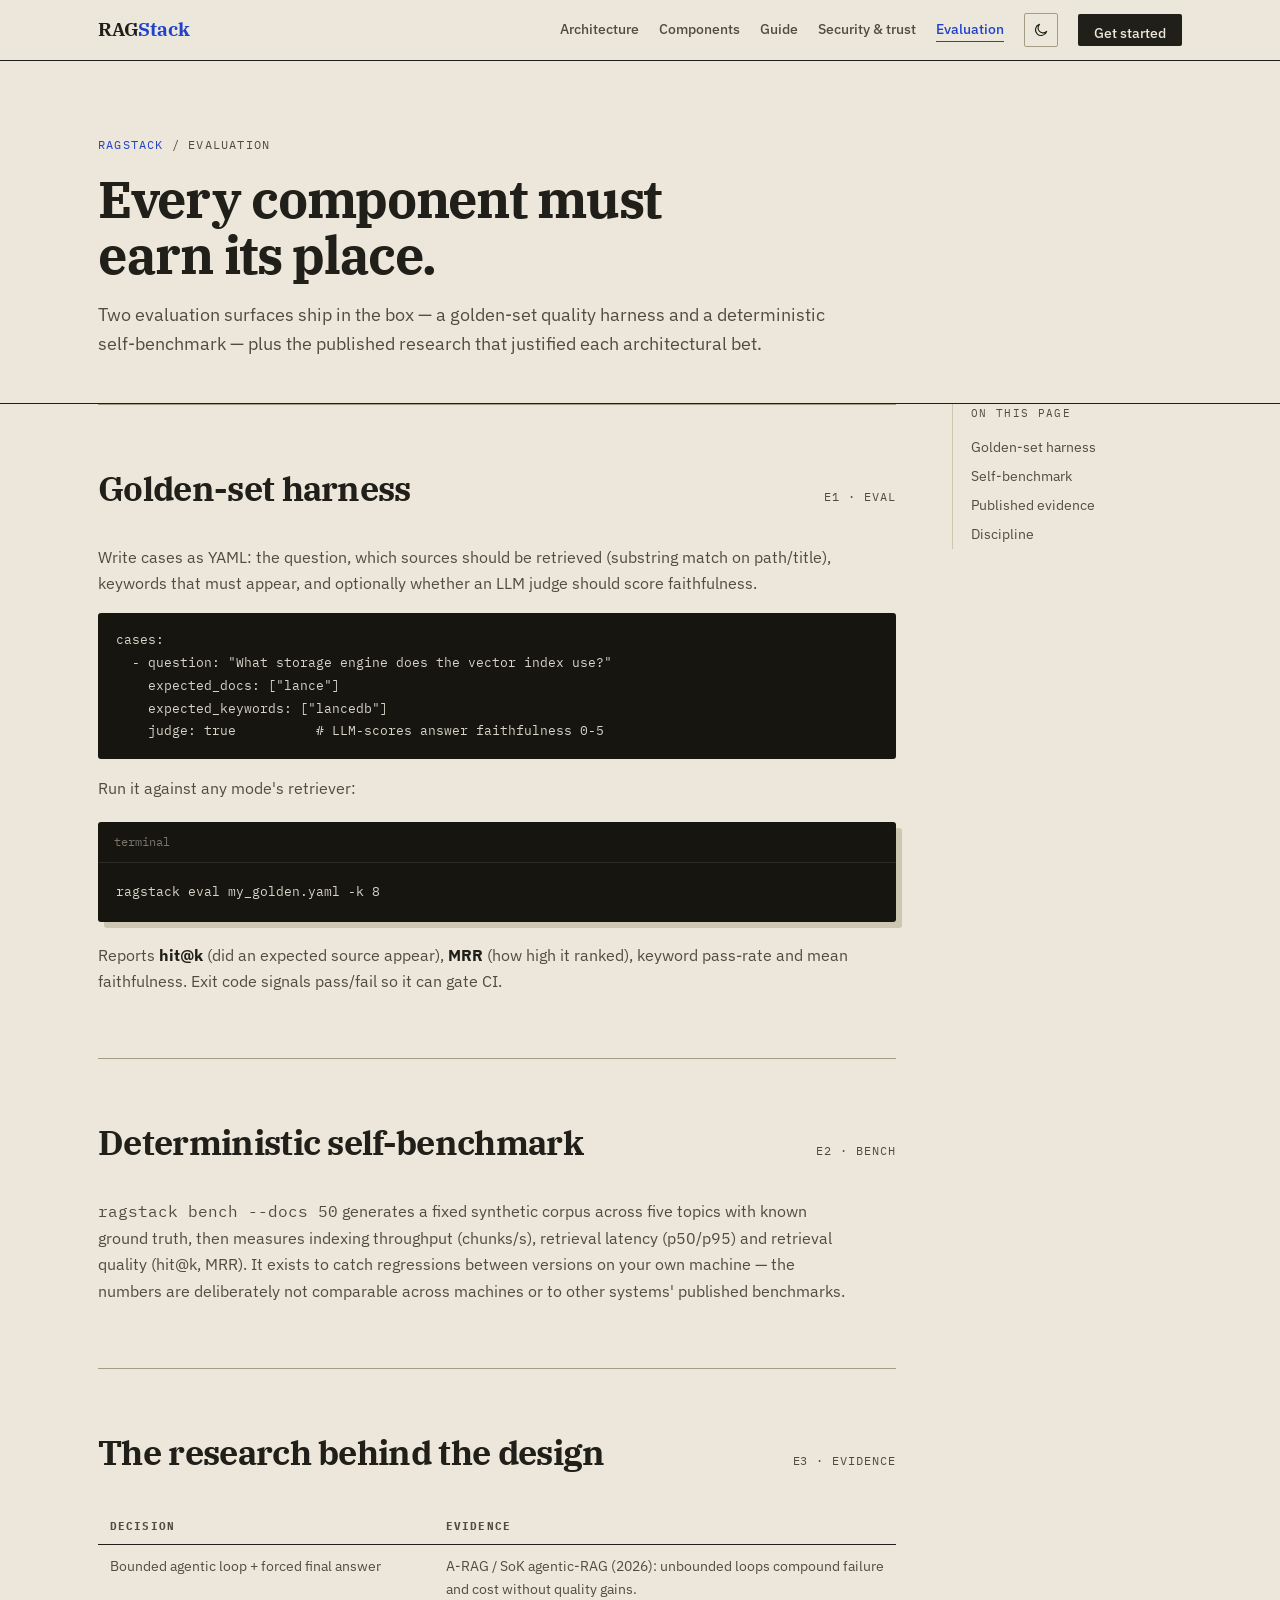
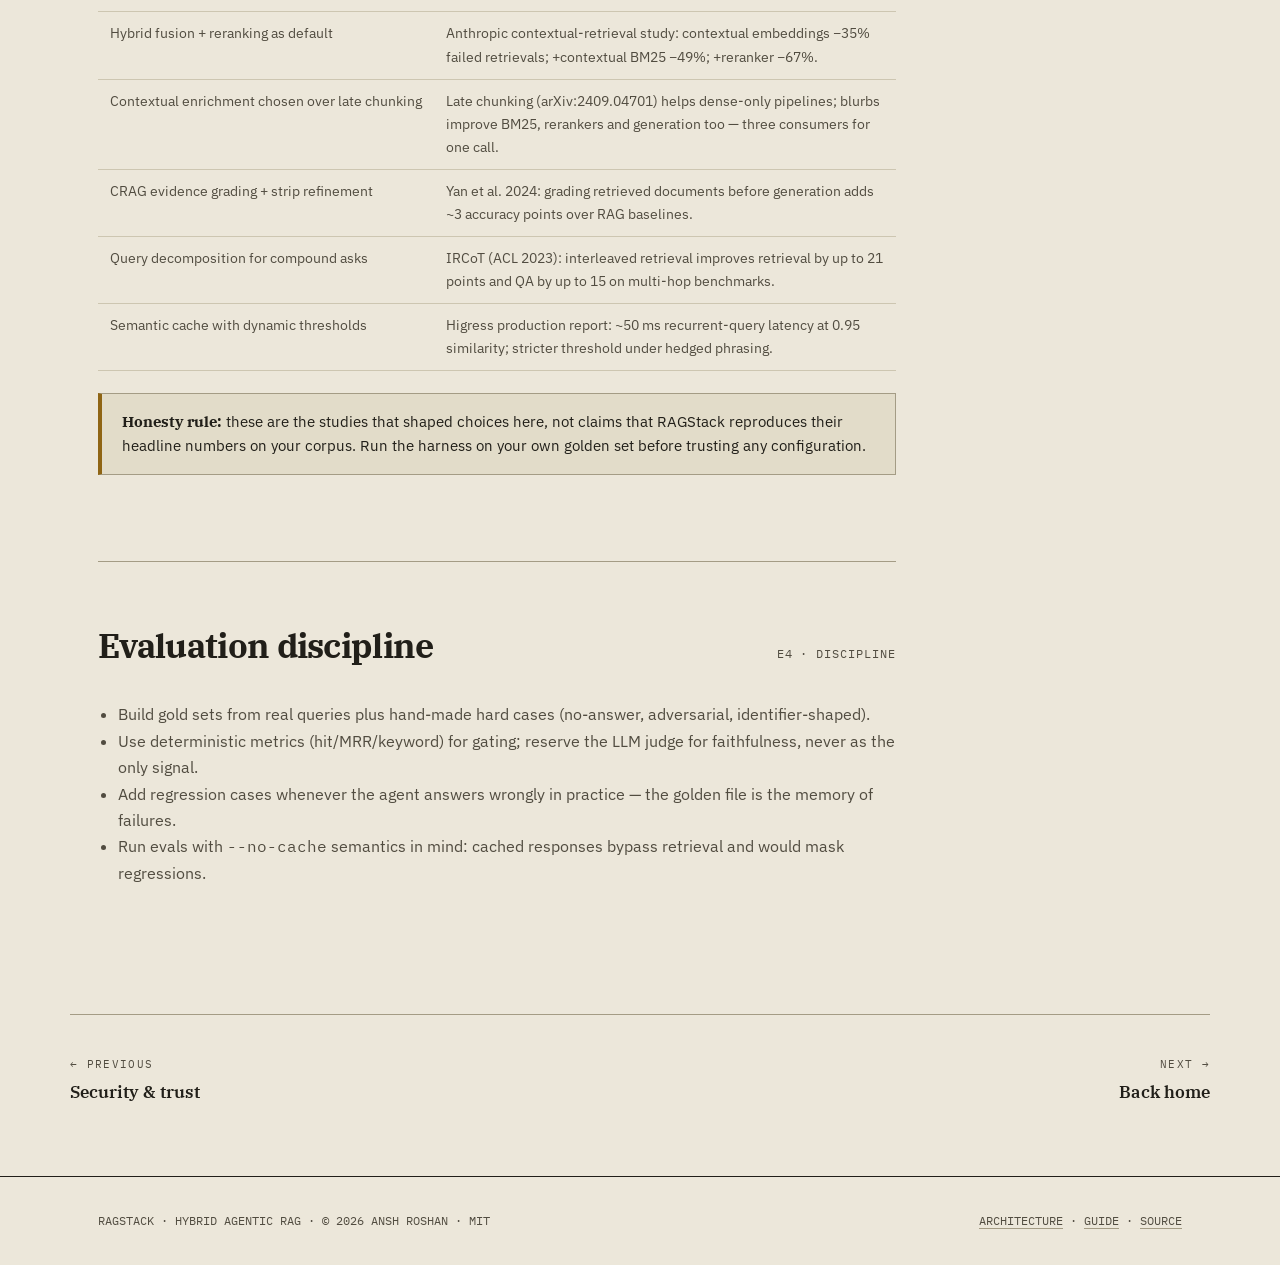
<file: website/benchmarks.html>
<!DOCTYPE html>
<html lang="en" data-theme="light">
<head>
<meta charset="UTF-8">
<meta name="viewport" content="width=device-width, initial-scale=1.0">
<title>Evaluation — RAGStack</title>
<meta name="description" content="RAGStack evaluation: golden-set harness, self-benchmark, and the published research behind each design decision.">
<meta name="theme-color" content="#ece7da">
<script>document.documentElement.setAttribute('data-theme',localStorage.getItem('ragstack-theme')||(matchMedia('(prefers-color-scheme: dark)').matches?'dark':'light'));</script>
<link rel="preconnect" href="https://fonts.googleapis.com">
<link rel="preconnect" href="https://fonts.gstatic.com" crossorigin>
<link href="https://fonts.googleapis.com/css2?family=IBM+Plex+Serif:wght@500;600;700&family=IBM+Plex+Sans:wght@400;500;600&family=IBM+Plex+Mono:wght@400;500;600&display=swap" rel="stylesheet">
<link rel="stylesheet" href="assets/styles.css">
</head>
<body data-page="benchmarks">

<nav><div class="container nav-in">
  <a class="brand" href="index.html">RAG<em>Stack</em></a>
  <div class="nav-links">
    <a href="architecture.html">Architecture</a>
    <a href="components.html">Components</a>
    <a href="guide.html">Guide</a>
    <a href="security.html">Security &amp; trust</a>
    <a href="benchmarks.html" class="active">Evaluation</a>
    <button id="themeToggle" aria-label="Toggle light or dark theme">
      <svg class="ic-moon" width="16" height="16" viewBox="0 0 24 24" fill="none" stroke="currentColor" stroke-width="1.7" stroke-linecap="round" stroke-linejoin="round"><path d="M20.4 14.2A8.5 8.5 0 1 1 9.8 3.6a7 7 0 0 0 10.6 10.6z"/></svg>
      <svg class="ic-sun" width="16" height="16" viewBox="0 0 24 24" fill="none" stroke="currentColor" stroke-width="1.7" stroke-linecap="round" stroke-linejoin="round"><circle cx="12" cy="12" r="4"/><path d="M12 2v2M12 20v2M4.9 4.9l1.4 1.4M17.7 17.7l1.4 1.4M2 12h2M20 12h2M4.9 19.1l1.4-1.4M17.7 6.3l1.4-1.4"/></svg>
    </button>
    <a class="nav-cta" href="guide.html">Get started</a>
  </div>
</div></nav>

<div class="page-head"><div class="container">
  <div class="crumbs"><a href="index.html">RAGStack</a> / Evaluation</div>
  <h1>Every component must<br>earn its place.</h1>
  <p class="lede">Two evaluation surfaces ship in the box — a golden-set quality harness and a deterministic self-benchmark — plus the published research that justified each architectural bet.</p>
</div></div>

<div class="container with-toc"><div>

<section class="block" id="golden">
  <div class="sec-head"><h2>Golden-set harness</h2><span class="sec-ref">E1 · EVAL</span></div>
  <p class="body">Write cases as YAML: the question, which sources should be retrieved (substring match on path/title), keywords that must appear, and optionally whether an LLM judge should score faithfulness.</p>
  <pre class="inline">cases:
  - question: "What storage engine does the vector index use?"
    expected_docs: ["lance"]
    expected_keywords: ["lancedb"]
    judge: true          # LLM-scores answer faithfulness 0-5</pre>
  <p class="body">Run it against any mode's retriever:</p>
  <div class="codebox"><div class="cb-head">terminal</div><pre>ragstack eval my_golden.yaml -k 8</pre></div>
  <p class="body">Reports <b>hit@k</b> (did an expected source appear), <b>MRR</b> (how high it ranked), keyword pass-rate and mean faithfulness. Exit code signals pass/fail so it can gate CI.</p>
</section>

<section class="block" id="bench">
  <div class="sec-head"><h2>Deterministic self-benchmark</h2><span class="sec-ref">E2 · BENCH</span></div>
  <p class="body"><code>ragstack bench --docs 50</code> generates a fixed synthetic corpus across five topics with known ground truth, then measures indexing throughput (chunks/s), retrieval latency (p50/p95) and retrieval quality (hit@k, MRR). It exists to catch regressions between versions on your own machine — the numbers are deliberately not comparable across machines or to other systems' published benchmarks.</p>
</section>

<section class="block" id="published">
  <div class="sec-head"><h2>The research behind the design</h2><span class="sec-ref">E3 · EVIDENCE</span></div>
  <table class="ref">
    <tr><th>Decision</th><th>Evidence</th></tr>
    <tr><td><p>Bounded agentic loop + forced final answer</p></td><td><p>A-RAG / SoK agentic-RAG (2026): unbounded loops compound failure and cost without quality gains.</p></td></tr>
    <tr><td><p>Hybrid fusion + reranking as default</p></td><td><p>Anthropic contextual-retrieval study: contextual embeddings −35% failed retrievals; +contextual BM25 −49%; +reranker −67%.</p></td></tr>
    <tr><td><p>Contextual enrichment chosen over late chunking</p></td><td><p>Late chunking (arXiv:2409.04701) helps dense-only pipelines; blurbs improve BM25, rerankers and generation too — three consumers for one call.</p></td></tr>
    <tr><td><p>CRAG evidence grading + strip refinement</p></td><td><p>Yan et al. 2024: grading retrieved documents before generation adds ~3 accuracy points over RAG baselines.</p></td></tr>
    <tr><td><p>Query decomposition for compound asks</p></td><td><p>IRCoT (ACL 2023): interleaved retrieval improves retrieval by up to 21 points and QA by up to 15 on multi-hop benchmarks.</p></td></tr>
    <tr><td><p>Semantic cache with dynamic thresholds</p></td><td><p>Higress production report: ~50 ms recurrent-query latency at 0.95 similarity; stricter threshold under hedged phrasing.</p></td></tr>
  </table>
  <div class="callout warn"><b>Honesty rule:</b> these are the studies that shaped choices here, not claims that RAGStack reproduces their headline numbers on your corpus. Run the harness on your own golden set before trusting any configuration.</div>
</section>

<section class="block" id="discipline">
  <div class="sec-head"><h2>Evaluation discipline</h2><span class="sec-ref">E4 · DISCIPLINE</span></div>
  <ul style="margin-left:20px;color:var(--ink2)">
    <li>Build gold sets from real queries plus hand-made hard cases (no-answer, adversarial, identifier-shaped).</li>
    <li>Use deterministic metrics (hit/MRR/keyword) for gating; reserve the LLM judge for faithfulness, never as the only signal.</li>
    <li>Add regression cases whenever the agent answers wrongly in practice — the golden file is the memory of failures.</li>
    <li>Run evals with <code>--no-cache</code> semantics in mind: cached responses bypass retrieval and would mask regressions.</li>
  </ul>
</section>

</div>

<aside class="toc">
  <div class="t">On this page</div>
  <a href="#golden">Golden-set harness</a>
  <a href="#bench">Self-benchmark</a>
  <a href="#published">Published evidence</a>
  <a href="#discipline">Discipline</a>
</aside>
</div>

<div class="container pagenav">
  <a href="security.html"><span class="dir">← Previous</span><span class="pt">Security &amp; trust</span></a>
  <a class="next" href="index.html"><span class="dir">Next →</span><span class="pt">Back home</span></a>
</div>

<footer><div class="container foot-in">
  <div>RAGSTACK · HYBRID AGENTIC RAG · © 2026 ANSH ROSHAN · MIT</div>
  <div><a href="architecture.html">ARCHITECTURE</a> · <a href="guide.html">GUIDE</a> · <a href="https://github.com/AnshRoshan/ragstack">SOURCE</a></div>
</div></footer>

<script src="assets/main.js"></script>
<script>
/* charts — theme aware */
let THEME={};
function refreshTheme(){const s=getComputedStyle(document.documentElement);
  THEME={rule:s.getPropertyValue('--rule').trim(),ink:s.getPropertyValue('--ink').trim(),
         ink2:s.getPropertyValue('--ink2').trim(),accent:s.getPropertyValue('--accent').trim()};}
refreshTheme();document.addEventListener('ragstack:theme',()=>{refreshTheme();
  Object.values(CHART_DEFS).forEach(fn=>fn());});
const CHART_DEFS={
 chartIrcot:()=>barChart(document.getElementById('chartIrcot'),{bars:[
   {label:'Retrieval quality',value:21,color:'#2242cc'},
   {label:'QA accuracy',value:15,color:'#6d4fc4'}],max:24}),
 chartCrag:()=>barChart(document.getElementById('chartCrag'),{bars:[
   {label:'vs no correction',value:3,color:'#1e7a4e'}],max:5}),
 chartCache:()=>hbarChart(document.getElementById('chartCache'),{bars:[
   {label:'Semantic cache hit',value:0.05,color:'#9a6b16'},
   {label:'Single-pass RAG',value:1.4,color:'#c47f3a'},
   {label:'Agentic multi-hop',value:4.5,color:'#b3372c'}],max:5,suffix:'s'}),
};
function barChart(canvas,{bars,max,suffix=''}){
  const dpr=devicePixelRatio||1,w=canvas.offsetWidth,h=canvas.offsetHeight;
  canvas.width=w*dpr;canvas.height=h*dpr;const c=canvas.getContext('2d');c.scale(dpr,dpr);
  const pad={l:34,r:10,t:16,b:34},iw=w-pad.l-pad.r,ih=h-pad.t-pad.b;
  const t0=performance.now(),DUR=1100;
  function frame(t){const p=Math.min((t-t0)/DUR,1),ease=1-Math.pow(1-p,3);
    c.clearRect(0,0,w,h);c.strokeStyle=THEME.rule;c.lineWidth=1;
    [0.25,0.5,0.75,1].forEach(f=>{const y=pad.t+ih*(1-f);c.beginPath();c.moveTo(pad.l,y);c.lineTo(w-pad.r,y);c.stroke();});
    bars.forEach((b,i)=>{const bw=(iw/bars.length)*.5,x=pad.l+(iw/bars.length)*i+(iw/bars.length-bw)/2;
      const bh=(b.value/max)*ih*ease,y=pad.t+ih-bh;
      c.fillStyle=b.color;c.fillRect(x,y,bw,bh);c.strokeStyle=THEME.ink;c.strokeRect(x,y,bw,bh);
      c.fillStyle=THEME.ink;c.textAlign='center';c.font='600 12px IBM Plex Mono';
      c.fillText((Math.round(b.value*10)/10)+suffix,x+bw/2,y-7);
      c.fillStyle=THEME.ink2;c.font='11.5px IBM Plex Sans';
      const words=b.label.split(' ');let line='',ly=pad.t+ih+17;
      words.forEach(word=>{const test=line?line+' '+word:word;
        if(c.measureText(test).width>bw+34&&line){c.fillText(line,x+bw/2,ly);c.fillText(word,x+bw/2,ly+14);line='';}
        else line=test;});
      if(line)c.fillText(line,x+bw/2,ly);});
    if(p<1)requestAnimationFrame(frame);}
  requestAnimationFrame(frame);
}
function hbarChart(canvas,{bars,max,suffix=''}){
  const dpr=devicePixelRatio||1,w=canvas.offsetWidth,h=canvas.offsetHeight;
  canvas.width=w*dpr;canvas.height=h*dpr;const c=canvas.getContext('2d');c.scale(dpr,dpr);
  const padL=158,rowH=h/bars.length,t0=performance.now(),DUR=1100;
  function frame(t){const p=Math.min((t-t0)/DUR,1),ease=1-Math.pow(1-p,3);
    c.clearRect(0,0,w,h);
    bars.forEach((b,i)=>{const y=i*rowH+rowH*.22,bh=rowH*.42;
      c.font='12px IBM Plex Sans';c.fillStyle=THEME.ink2;c.textAlign='right';
      c.fillText(b.label,padL-12,y+bh*.75);
      const bw=((w-padL-64)*(b.value/max))*ease;
      c.fillStyle=b.color;c.fillRect(padL,y,bw,bh);c.strokeStyle=THEME.ink;c.strokeRect(padL,y,bw,bh);
      c.fillStyle=THEME.ink;c.textAlign='left';c.font='600 12px IBM Plex Mono';
      c.fillText(b.value+suffix,padL+bw+10,y+bh*.78);});
    if(p<1)requestAnimationFrame(frame);}
  requestAnimationFrame(frame);
}
const cio=new IntersectionObserver(es=>es.forEach(e=>{
  if(!e.isIntersecting)return;cio.unobserve(e.target);CHART_DEFS[e.target.id]();
}),{threshold:.35});
['chartIrcot','chartCrag','chartCache'].forEach(id=>cio.observe(document.getElementById(id)));
</script>
</body>
</html>
</file>
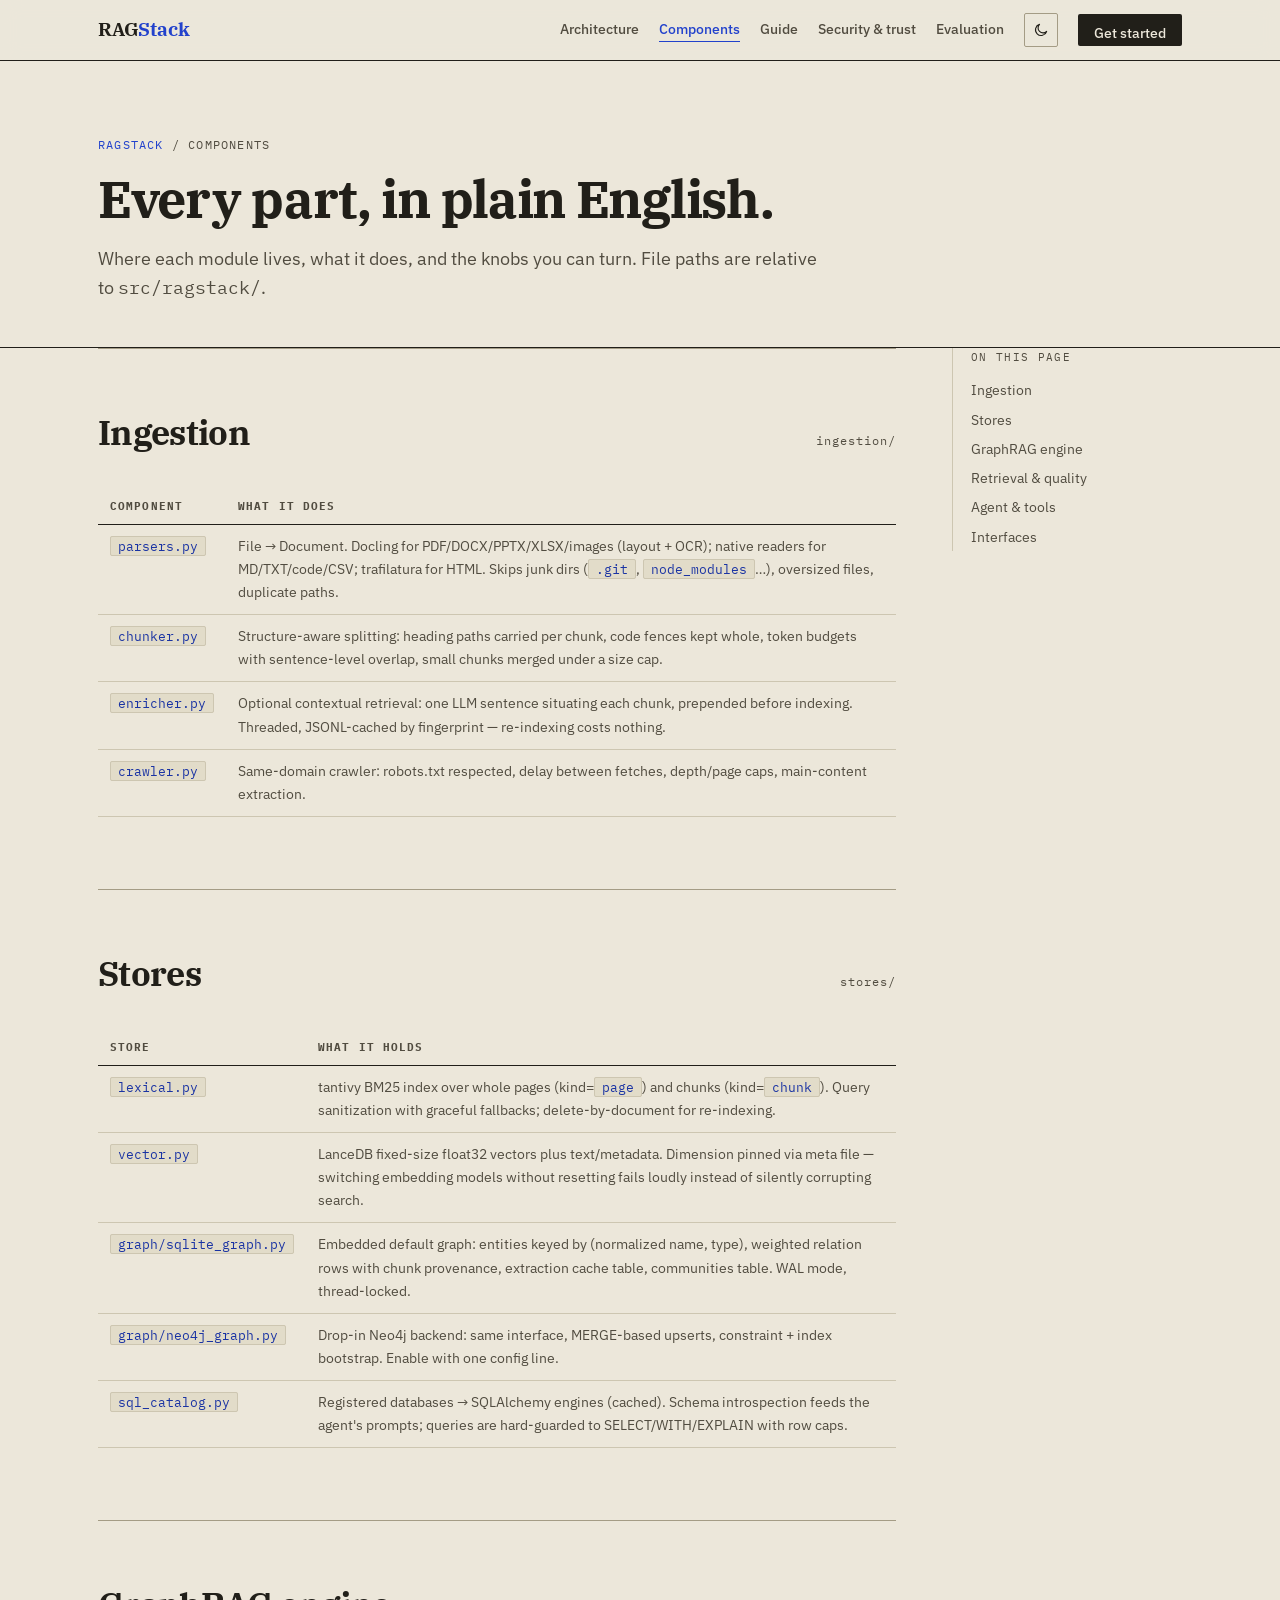
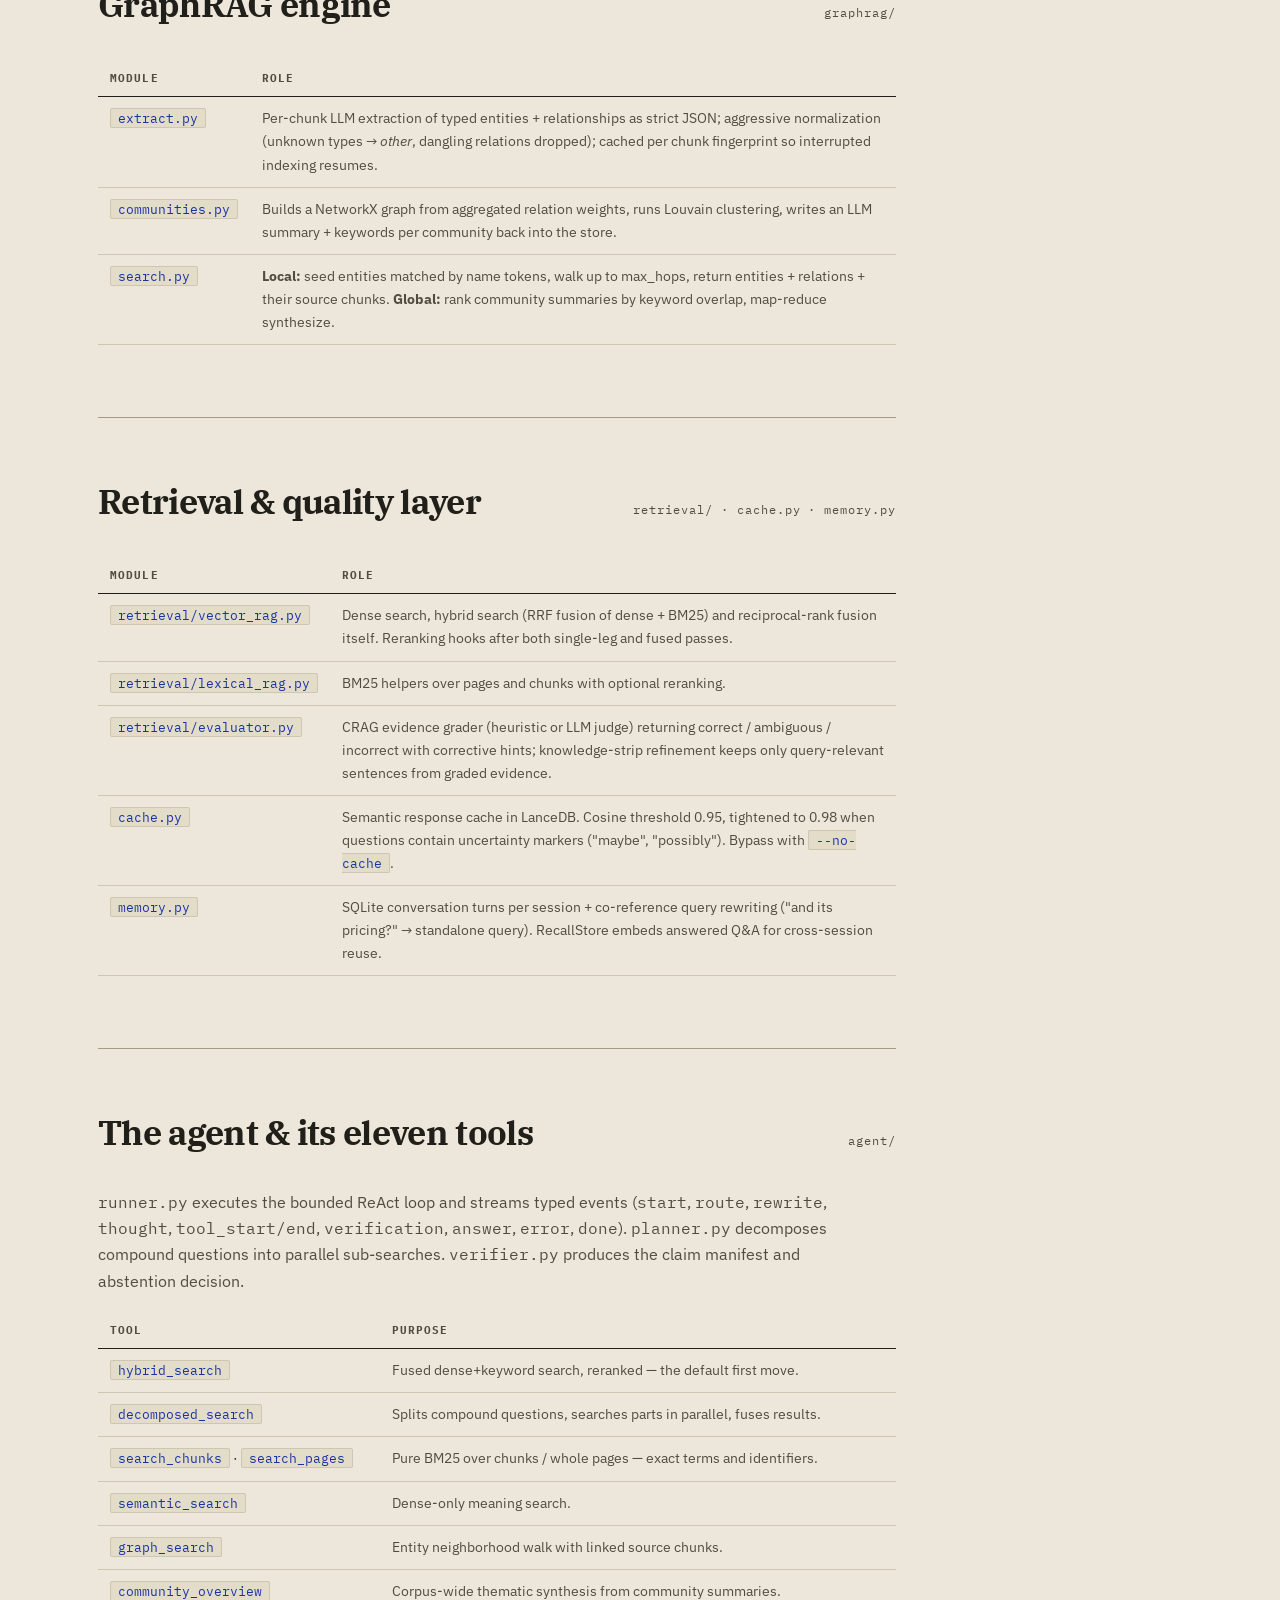
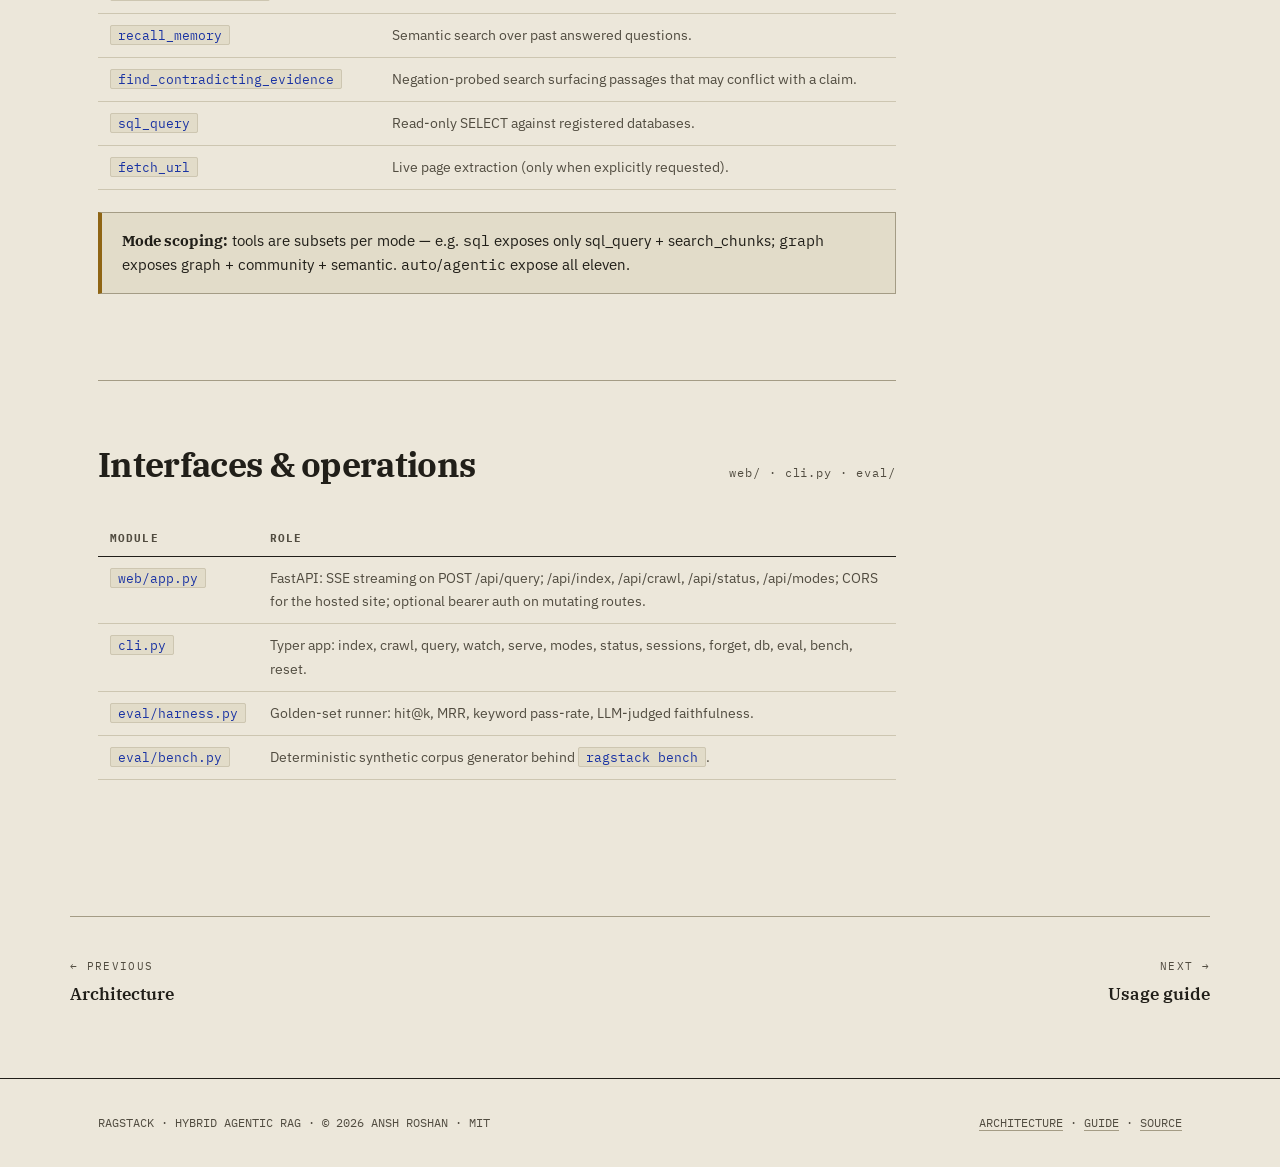
<file: website/components.html>
<!DOCTYPE html>
<html lang="en" data-theme="light">
<head>
<meta charset="UTF-8">
<meta name="viewport" content="width=device-width, initial-scale=1.0">
<title>Components — RAGStack</title>
<meta name="description" content="Every RAGStack component explained: ingestion, stores, graph engine, agent tools, verification, caches and interfaces.">
<meta name="theme-color" content="#ece7da">
<script>document.documentElement.setAttribute('data-theme',localStorage.getItem('ragstack-theme')||(matchMedia('(prefers-color-scheme: dark)').matches?'dark':'light'));</script>
<link rel="preconnect" href="https://fonts.googleapis.com">
<link rel="preconnect" href="https://fonts.gstatic.com" crossorigin>
<link href="https://fonts.googleapis.com/css2?family=IBM+Plex+Serif:wght@500;600;700&family=IBM+Plex+Sans:wght@400;500;600&family=IBM+Plex+Mono:wght@400;500;600&display=swap" rel="stylesheet">
<link rel="stylesheet" href="assets/styles.css">
</head>
<body data-page="components">

<nav><div class="container nav-in">
  <a class="brand" href="index.html">RAG<em>Stack</em></a>
  <div class="nav-links">
    <a href="architecture.html">Architecture</a>
    <a href="components.html" class="active">Components</a>
    <a href="guide.html">Guide</a>
    <a href="security.html">Security &amp; trust</a>
    <a href="benchmarks.html">Evaluation</a>
    <button id="themeToggle" aria-label="Toggle light or dark theme">
      <svg class="ic-moon" width="16" height="16" viewBox="0 0 24 24" fill="none" stroke="currentColor" stroke-width="1.7" stroke-linecap="round" stroke-linejoin="round"><path d="M20.4 14.2A8.5 8.5 0 1 1 9.8 3.6a7 7 0 0 0 10.6 10.6z"/></svg>
      <svg class="ic-sun" width="16" height="16" viewBox="0 0 24 24" fill="none" stroke="currentColor" stroke-width="1.7" stroke-linecap="round" stroke-linejoin="round"><circle cx="12" cy="12" r="4"/><path d="M12 2v2M12 20v2M4.9 4.9l1.4 1.4M17.7 17.7l1.4 1.4M2 12h2M20 12h2M4.9 19.1l1.4-1.4M17.7 6.3l1.4-1.4"/></svg>
    </button>
    <a class="nav-cta" href="guide.html">Get started</a>
  </div>
</div></nav>

<div class="page-head"><div class="container">
  <div class="crumbs"><a href="index.html">RAGStack</a> / Components</div>
  <h1>Every part, in plain English.</h1>
  <p class="lede">Where each module lives, what it does, and the knobs you can turn. File paths are relative to <code>src/ragstack/</code>.</p>
</div></div>

<div class="container with-toc"><div>

<section class="block" id="ingestion">
  <div class="sec-head"><h2>Ingestion</h2><span class="sec-ref">ingestion/</span></div>
  <table class="ref">
    <tr><th>Component</th><th>What it does</th></tr>
    <tr><td><code>parsers.py</code></td><td><p>File → Document. Docling for PDF/DOCX/PPTX/XLSX/images (layout + OCR); native readers for MD/TXT/code/CSV; trafilatura for HTML. Skips junk dirs (<code>.git</code>, <code>node_modules</code>…), oversized files, duplicate paths.</p></td></tr>
    <tr><td><code>chunker.py</code></td><td><p>Structure-aware splitting: heading paths carried per chunk, code fences kept whole, token budgets with sentence-level overlap, small chunks merged under a size cap.</p></td></tr>
    <tr><td><code>enricher.py</code></td><td><p>Optional contextual retrieval: one LLM sentence situating each chunk, prepended before indexing. Threaded, JSONL-cached by fingerprint — re-indexing costs nothing.</p></td></tr>
    <tr><td><code>crawler.py</code></td><td><p>Same-domain crawler: robots.txt respected, delay between fetches, depth/page caps, main-content extraction.</p></td></tr>
  </table>
</section>

<section class="block" id="stores">
  <div class="sec-head"><h2>Stores</h2><span class="sec-ref">stores/</span></div>
  <table class="ref">
    <tr><th>Store</th><th>What it holds</th></tr>
    <tr><td><code>lexical.py</code></td><td><p>tantivy BM25 index over whole pages (kind=<code>page</code>) and chunks (kind=<code>chunk</code>). Query sanitization with graceful fallbacks; delete-by-document for re-indexing.</p></td></tr>
    <tr><td><code>vector.py</code></td><td><p>LanceDB fixed-size float32 vectors plus text/metadata. Dimension pinned via meta file — switching embedding models without resetting fails loudly instead of silently corrupting search.</p></td></tr>
    <tr><td><code>graph/sqlite_graph.py</code></td><td><p>Embedded default graph: entities keyed by (normalized name, type), weighted relation rows with chunk provenance, extraction cache table, communities table. WAL mode, thread-locked.</p></td></tr>
    <tr><td><code>graph/neo4j_graph.py</code></td><td><p>Drop-in Neo4j backend: same interface, MERGE-based upserts, constraint + index bootstrap. Enable with one config line.</p></td></tr>
    <tr><td><code>sql_catalog.py</code></td><td><p>Registered databases → SQLAlchemy engines (cached). Schema introspection feeds the agent's prompts; queries are hard-guarded to SELECT/WITH/EXPLAIN with row caps.</p></td></tr>
  </table>
</section>

<section class="block" id="graphrag">
  <div class="sec-head"><h2>GraphRAG engine</h2><span class="sec-ref">graphrag/</span></div>
  <table class="ref">
    <tr><th>Module</th><th>Role</th></tr>
    <tr><td><code>extract.py</code></td><td><p>Per-chunk LLM extraction of typed entities + relationships as strict JSON; aggressive normalization (unknown types → <i>other</i>, dangling relations dropped); cached per chunk fingerprint so interrupted indexing resumes.</p></td></tr>
    <tr><td><code>communities.py</code></td><td><p>Builds a NetworkX graph from aggregated relation weights, runs Louvain clustering, writes an LLM summary + keywords per community back into the store.</p></td></tr>
    <tr><td><code>search.py</code></td><td><p><b>Local:</b> seed entities matched by name tokens, walk up to max_hops, return entities + relations + their source chunks. <b>Global:</b> rank community summaries by keyword overlap, map-reduce synthesize.</p></td></tr>
  </table>
</section>

<section class="block" id="retrieval">
  <div class="sec-head"><h2>Retrieval &amp; quality layer</h2><span class="sec-ref">retrieval/ · cache.py · memory.py</span></div>
  <table class="ref">
    <tr><th>Module</th><th>Role</th></tr>
    <tr><td><code>retrieval/vector_rag.py</code></td><td><p>Dense search, hybrid search (RRF fusion of dense + BM25) and reciprocal-rank fusion itself. Reranking hooks after both single-leg and fused passes.</p></td></tr>
    <tr><td><code>retrieval/lexical_rag.py</code></td><td><p>BM25 helpers over pages and chunks with optional reranking.</p></td></tr>
    <tr><td><code>retrieval/evaluator.py</code></td><td><p>CRAG evidence grader (heuristic or LLM judge) returning correct / ambiguous / incorrect with corrective hints; knowledge-strip refinement keeps only query-relevant sentences from graded evidence.</p></td></tr>
    <tr><td><code>cache.py</code></td><td><p>Semantic response cache in LanceDB. Cosine threshold 0.95, tightened to 0.98 when questions contain uncertainty markers ("maybe", "possibly"). Bypass with <code>--no-cache</code>.</p></td></tr>
    <tr><td><code>memory.py</code></td><td><p>SQLite conversation turns per session + co-reference query rewriting ("and its pricing?" → standalone query). RecallStore embeds answered Q&amp;A for cross-session reuse.</p></td></tr>
  </table>
</section>

<section class="block" id="agent">
  <div class="sec-head"><h2>The agent &amp; its eleven tools</h2><span class="sec-ref">agent/</span></div>
  <p class="body"><code>runner.py</code> executes the bounded ReAct loop and streams typed events (<code>start</code>, <code>route</code>, <code>rewrite</code>, <code>thought</code>, <code>tool_start/end</code>, <code>verification</code>, <code>answer</code>, <code>error</code>, <code>done</code>). <code>planner.py</code> decomposes compound questions into parallel sub-searches. <code>verifier.py</code> produces the claim manifest and abstention decision.</p>
  <table class="ref">
    <tr><th>Tool</th><th>Purpose</th></tr>
    <tr><td><code>hybrid_search</code></td><td><p>Fused dense+keyword search, reranked — the default first move.</p></td></tr>
    <tr><td><code>decomposed_search</code></td><td><p>Splits compound questions, searches parts in parallel, fuses results.</p></td></tr>
    <tr><td><code>search_chunks</code> · <code>search_pages</code></td><td><p>Pure BM25 over chunks / whole pages — exact terms and identifiers.</p></td></tr>
    <tr><td><code>semantic_search</code></td><td><p>Dense-only meaning search.</p></td></tr>
    <tr><td><code>graph_search</code></td><td><p>Entity neighborhood walk with linked source chunks.</p></td></tr>
    <tr><td><code>community_overview</code></td><td><p>Corpus-wide thematic synthesis from community summaries.</p></td></tr>
    <tr><td><code>recall_memory</code></td><td><p>Semantic search over past answered questions.</p></td></tr>
    <tr><td><code>find_contradicting_evidence</code></td><td><p>Negation-probed search surfacing passages that may conflict with a claim.</p></td></tr>
    <tr><td><code>sql_query</code></td><td><p>Read-only SELECT against registered databases.</p></td></tr>
    <tr><td><code>fetch_url</code></td><td><p>Live page extraction (only when explicitly requested).</p></td></tr>
  </table>
  <div class="callout warn"><b>Mode scoping:</b> tools are subsets per mode — e.g. <code>sql</code> exposes only sql_query + search_chunks; <code>graph</code> exposes graph + community + semantic. <code>auto</code>/<code>agentic</code> expose all eleven.</div>
</section>

<section class="block" id="interfaces">
  <div class="sec-head"><h2>Interfaces &amp; operations</h2><span class="sec-ref">web/ · cli.py · eval/</span></div>
  <table class="ref">
    <tr><th>Module</th><th>Role</th></tr>
    <tr><td><code>web/app.py</code></td><td><p>FastAPI: SSE streaming on POST /api/query; /api/index, /api/crawl, /api/status, /api/modes; CORS for the hosted site; optional bearer auth on mutating routes.</p></td></tr>
    <tr><td><code>cli.py</code></td><td><p>Typer app: index, crawl, query, watch, serve, modes, status, sessions, forget, db, eval, bench, reset.</p></td></tr>
    <tr><td><code>eval/harness.py</code></td><td><p>Golden-set runner: hit@k, MRR, keyword pass-rate, LLM-judged faithfulness.</p></td></tr>
    <tr><td><code>eval/bench.py</code></td><td><p>Deterministic synthetic corpus generator behind <code>ragstack bench</code>.</p></td></tr>
  </table>
</section>

</div>

<aside class="toc">
  <div class="t">On this page</div>
  <a href="#ingestion">Ingestion</a>
  <a href="#stores">Stores</a>
  <a href="#graphrag">GraphRAG engine</a>
  <a href="#retrieval">Retrieval &amp; quality</a>
  <a href="#agent">Agent &amp; tools</a>
  <a href="#interfaces">Interfaces</a>
</aside>
</div>

<div class="container pagenav">
  <a href="architecture.html"><span class="dir">← Previous</span><span class="pt">Architecture</span></a>
  <a class="next" href="guide.html"><span class="dir">Next →</span><span class="pt">Usage guide</span></a>
</div>

<footer><div class="container foot-in">
  <div>RAGSTACK · HYBRID AGENTIC RAG · © 2026 ANSH ROSHAN · MIT</div>
  <div><a href="architecture.html">ARCHITECTURE</a> · <a href="guide.html">GUIDE</a> · <a href="https://github.com/AnshRoshan/ragstack">SOURCE</a></div>
</div></footer>

<script src="assets/main.js"></script>
</body>
</html>
</file>
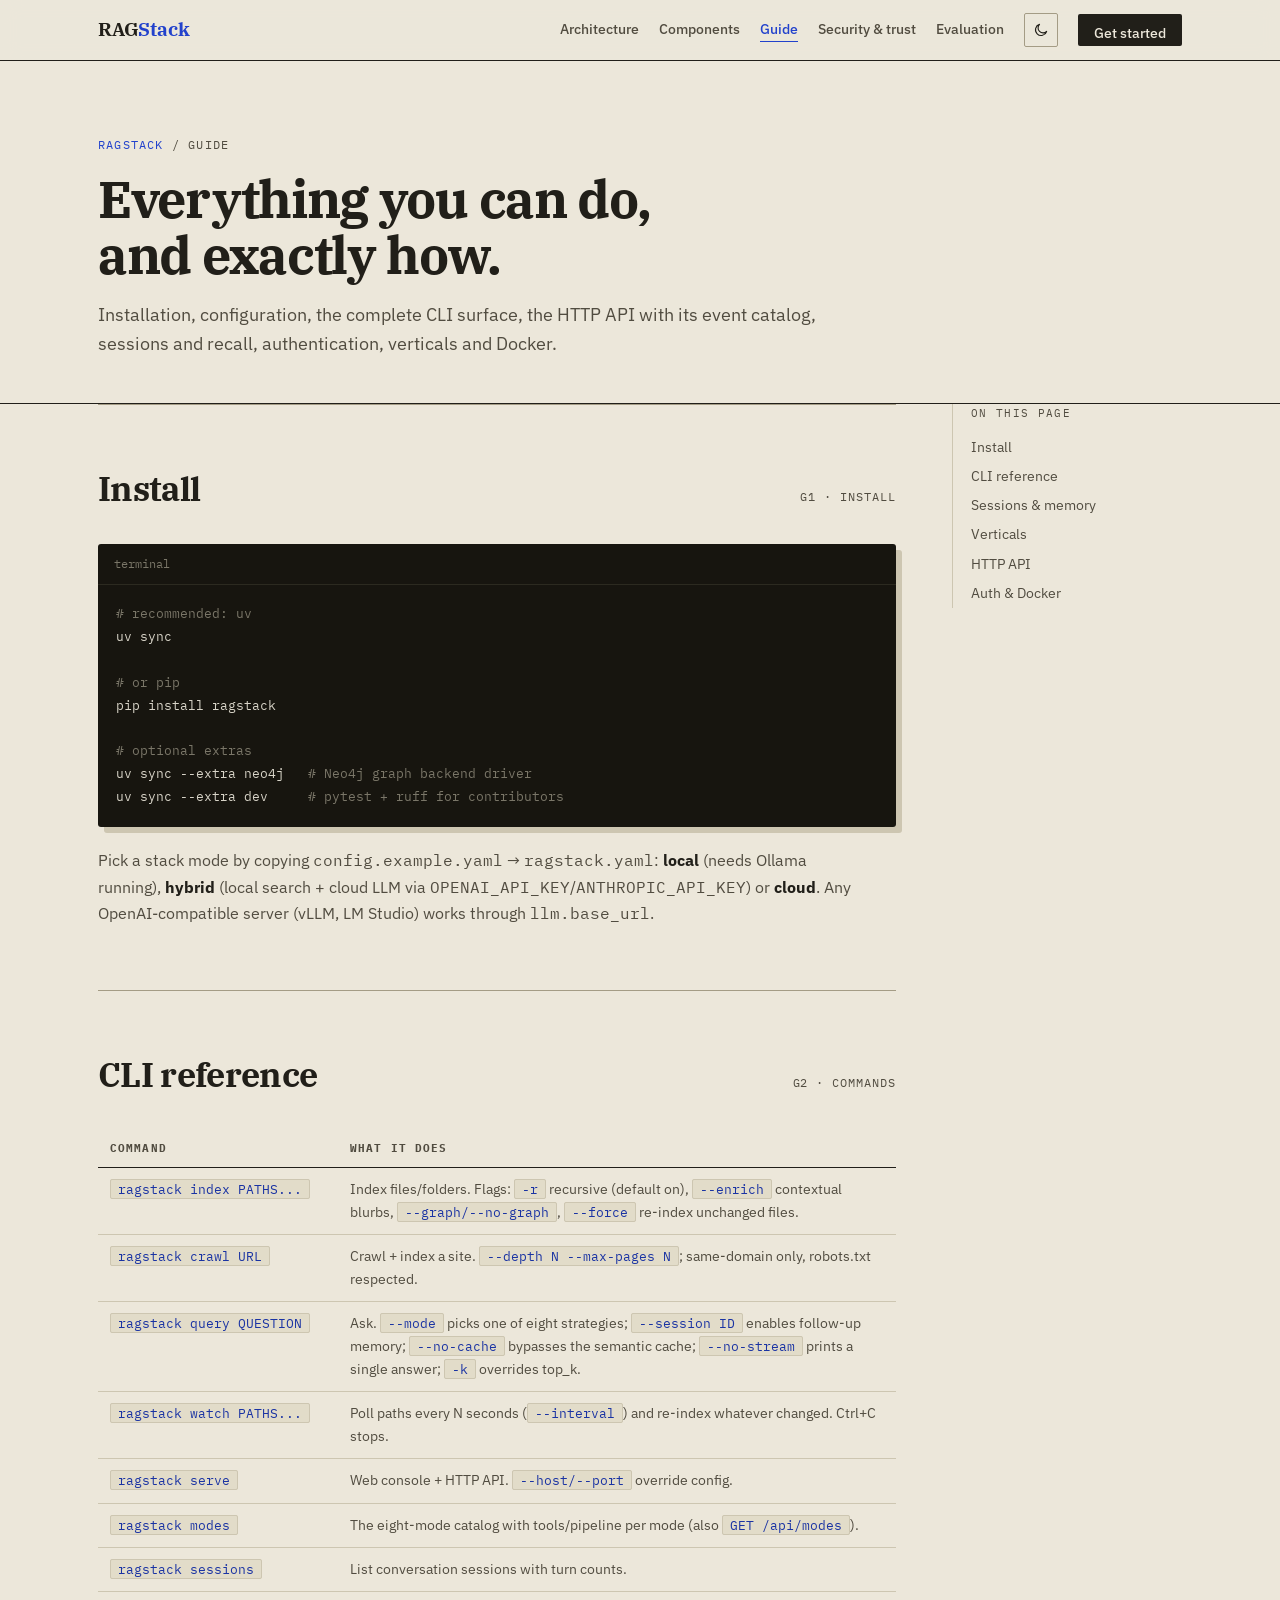
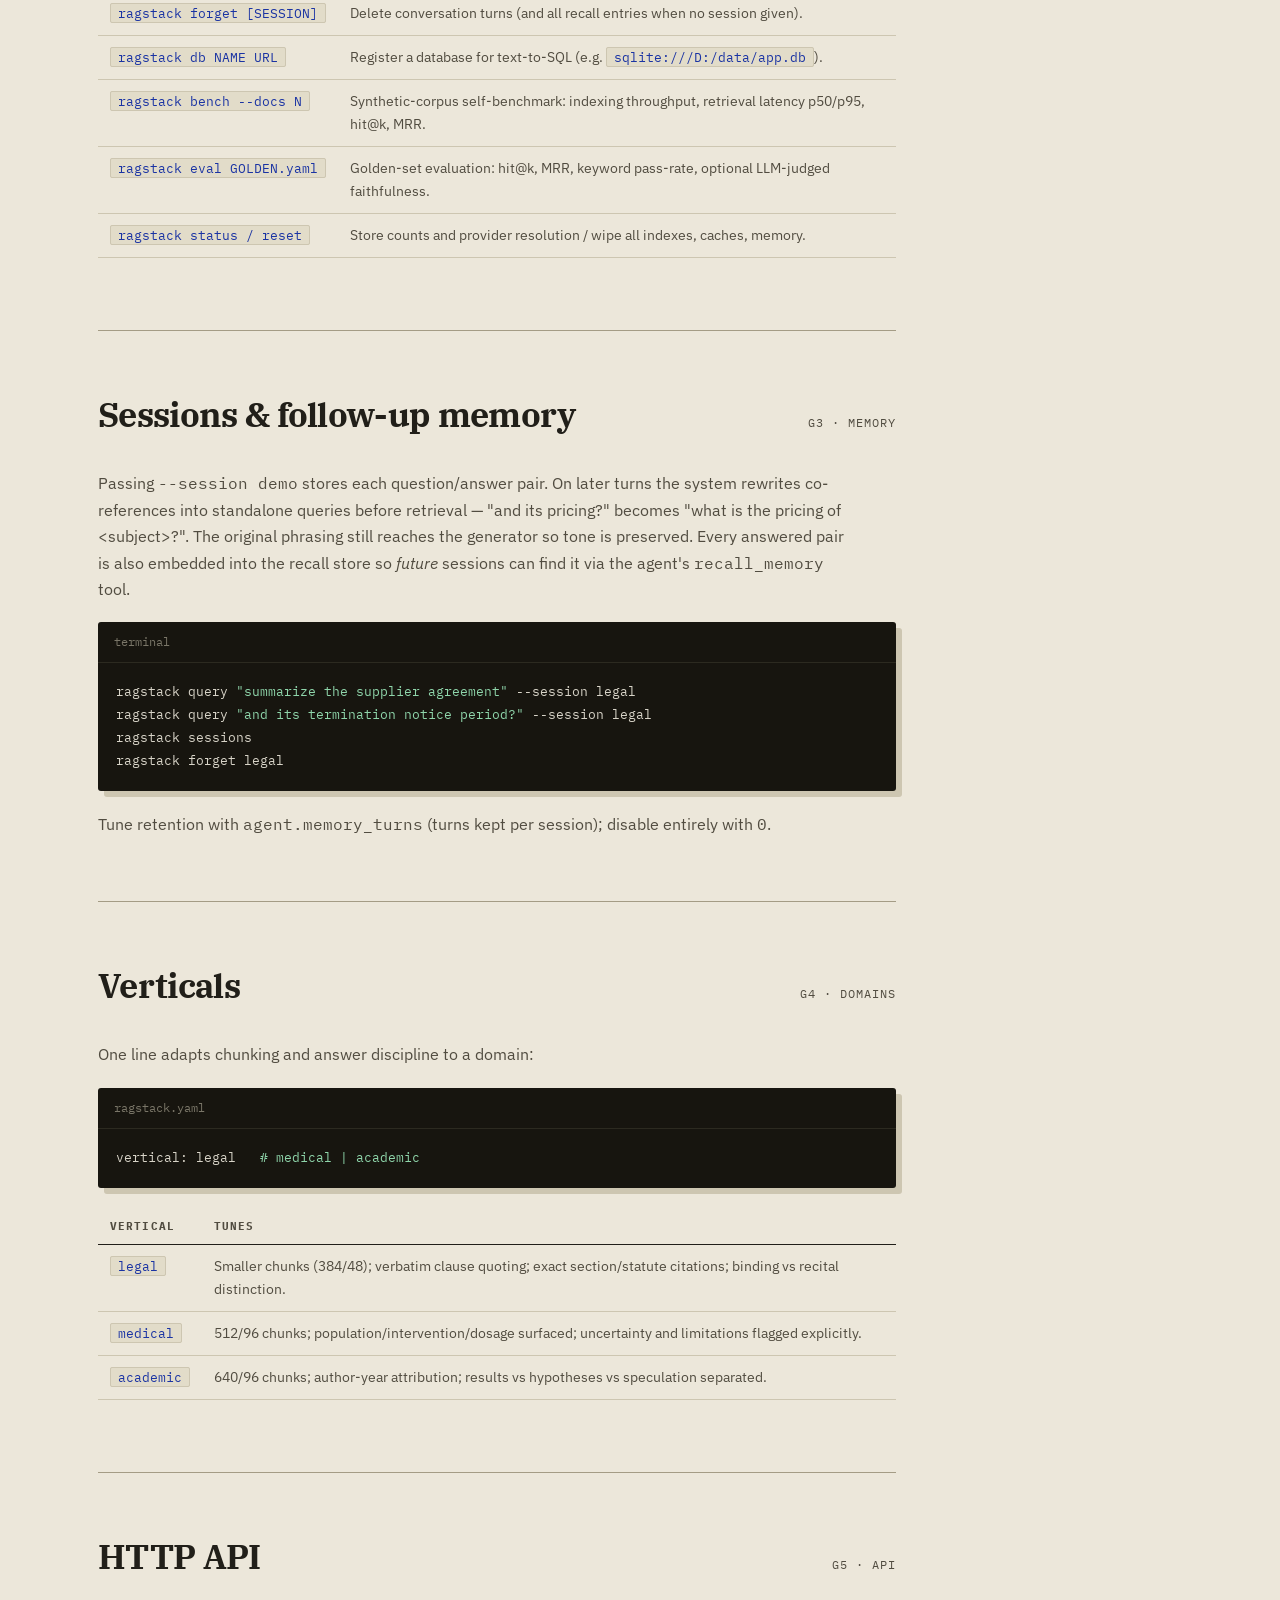
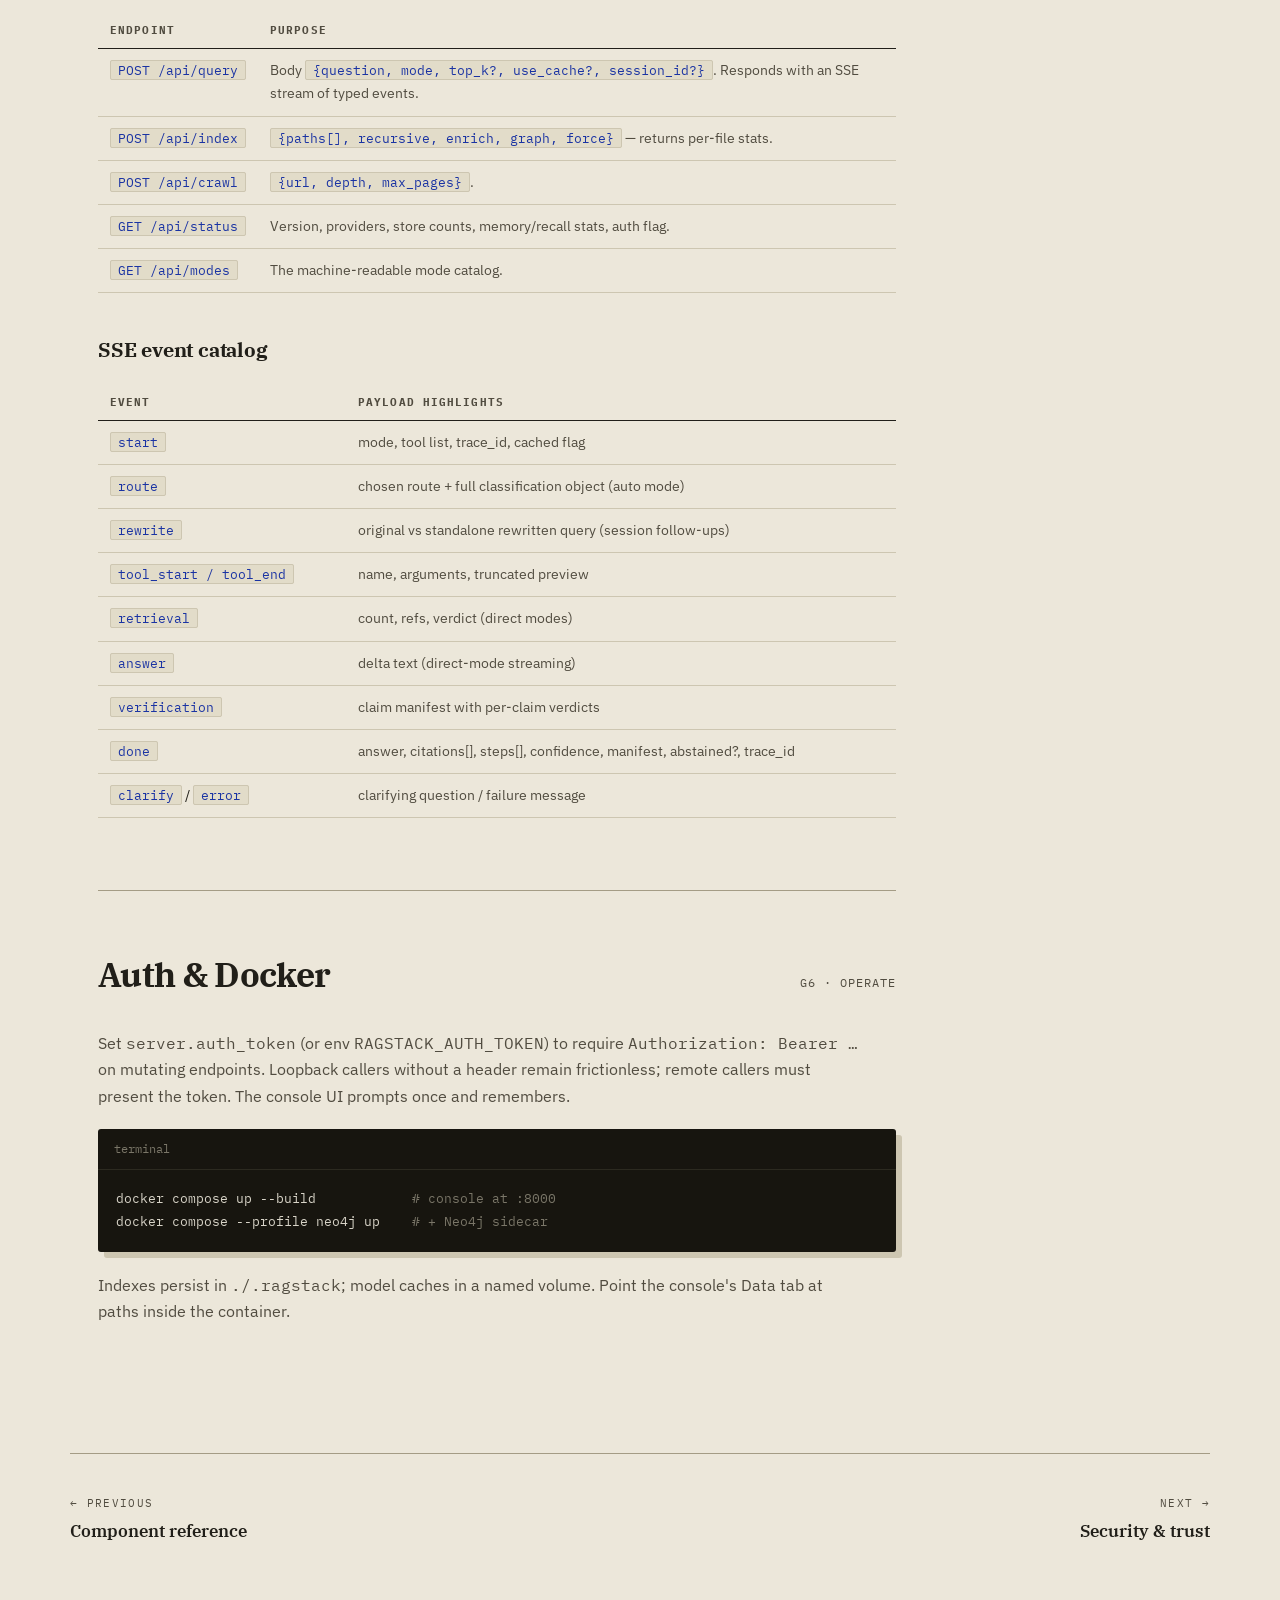
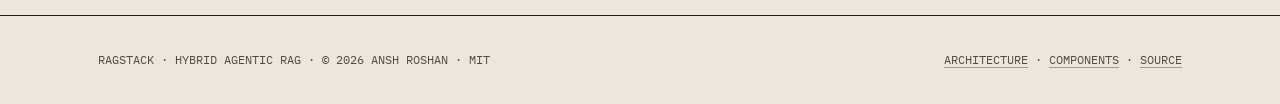
<file: website/guide.html>
<!DOCTYPE html>
<html lang="en" data-theme="light">
<head>
<meta charset="UTF-8">
<meta name="viewport" content="width=device-width, initial-scale=1.0">
<title>Usage guide — RAGStack</title>
<meta name="description" content="Install, configure and operate RAGStack: every CLI command, the HTTP API, SSE events, sessions, auth, verticals and Docker deployment.">
<meta name="theme-color" content="#ece7da">
<script>document.documentElement.setAttribute('data-theme',localStorage.getItem('ragstack-theme')||(matchMedia('(prefers-color-scheme: dark)').matches?'dark':'light'));</script>
<link rel="preconnect" href="https://fonts.googleapis.com">
<link rel="preconnect" href="https://fonts.gstatic.com" crossorigin>
<link href="https://fonts.googleapis.com/css2?family=IBM+Plex+Serif:wght@500;600;700&family=IBM+Plex+Sans:wght@400;500;600&family=IBM+Plex+Mono:wght@400;500;600&display=swap" rel="stylesheet">
<link rel="stylesheet" href="assets/styles.css">
</head>
<body data-page="guide">

<nav><div class="container nav-in">
  <a class="brand" href="index.html">RAG<em>Stack</em></a>
  <div class="nav-links">
    <a href="architecture.html">Architecture</a>
    <a href="components.html">Components</a>
    <a href="guide.html" class="active">Guide</a>
    <a href="security.html">Security &amp; trust</a>
    <a href="benchmarks.html">Evaluation</a>
    <button id="themeToggle" aria-label="Toggle light or dark theme">
      <svg class="ic-moon" width="16" height="16" viewBox="0 0 24 24" fill="none" stroke="currentColor" stroke-width="1.7" stroke-linecap="round" stroke-linejoin="round"><path d="M20.4 14.2A8.5 8.5 0 1 1 9.8 3.6a7 7 0 0 0 10.6 10.6z"/></svg>
      <svg class="ic-sun" width="16" height="16" viewBox="0 0 24 24" fill="none" stroke="currentColor" stroke-width="1.7" stroke-linecap="round" stroke-linejoin="round"><circle cx="12" cy="12" r="4"/><path d="M12 2v2M12 20v2M4.9 4.9l1.4 1.4M17.7 17.7l1.4 1.4M2 12h2M20 12h2M4.9 19.1l1.4-1.4M17.7 6.3l1.4-1.4"/></svg>
    </button>
    <a class="nav-cta" href="#install">Get started</a>
  </div>
</div></nav>

<div class="page-head"><div class="container">
  <div class="crumbs"><a href="index.html">RAGStack</a> / Guide</div>
  <h1>Everything you can do,<br>and exactly how.</h1>
  <p class="lede">Installation, configuration, the complete CLI surface, the HTTP API with its event catalog, sessions and recall, authentication, verticals and Docker.</p>
</div></div>

<div class="container with-toc"><div>

<section class="block" id="install">
  <div class="sec-head"><h2>Install</h2><span class="sec-ref">G1 · INSTALL</span></div>
  <div class="codebox"><div class="cb-head">terminal</div><pre><span class="cm"># recommended: uv</span>
uv sync

<span class="cm"># or pip</span>
pip install ragstack

<span class="cm"># optional extras</span>
uv sync --extra neo4j   <span class="cm"># Neo4j graph backend driver</span>
uv sync --extra dev     <span class="cm"># pytest + ruff for contributors</span></pre></div>
  <p class="body">Pick a stack mode by copying <code>config.example.yaml</code> → <code>ragstack.yaml</code>: <b>local</b> (needs Ollama running), <b>hybrid</b> (local search + cloud LLM via <code>OPENAI_API_KEY</code>/<code>ANTHROPIC_API_KEY</code>) or <b>cloud</b>. Any OpenAI-compatible server (vLLM, LM Studio) works through <code>llm.base_url</code>.</p>
</section>

<section class="block" id="cli">
  <div class="sec-head"><h2>CLI reference</h2><span class="sec-ref">G2 · COMMANDS</span></div>
  <table class="ref">
    <tr><th>Command</th><th>What it does</th></tr>
    <tr><td><code>ragstack index PATHS...</code></td><td><p>Index files/folders. Flags: <code>-r</code> recursive (default on), <code>--enrich</code> contextual blurbs, <code>--graph/--no-graph</code>, <code>--force</code> re-index unchanged files.</p></td></tr>
    <tr><td><code>ragstack crawl URL</code></td><td><p>Crawl + index a site. <code>--depth N --max-pages N</code>; same-domain only, robots.txt respected.</p></td></tr>
    <tr><td><code>ragstack query QUESTION</code></td><td><p>Ask. <code>--mode</code> picks one of eight strategies; <code>--session ID</code> enables follow-up memory; <code>--no-cache</code> bypasses the semantic cache; <code>--no-stream</code> prints a single answer; <code>-k</code> overrides top_k.</p></td></tr>
    <tr><td><code>ragstack watch PATHS...</code></td><td><p>Poll paths every N seconds (<code>--interval</code>) and re-index whatever changed. Ctrl+C stops.</p></td></tr>
    <tr><td><code>ragstack serve</code></td><td><p>Web console + HTTP API. <code>--host/--port</code> override config.</p></td></tr>
    <tr><td><code>ragstack modes</code></td><td><p>The eight-mode catalog with tools/pipeline per mode (also <code>GET /api/modes</code>).</p></td></tr>
    <tr><td><code>ragstack sessions</code></td><td><p>List conversation sessions with turn counts.</p></td></tr>
    <tr><td><code>ragstack forget [SESSION]</code></td><td><p>Delete conversation turns (and all recall entries when no session given).</p></td></tr>
    <tr><td><code>ragstack db NAME URL</code></td><td><p>Register a database for text-to-SQL (e.g. <code>sqlite:///D:/data/app.db</code>).</p></td></tr>
    <tr><td><code>ragstack bench --docs N</code></td><td><p>Synthetic-corpus self-benchmark: indexing throughput, retrieval latency p50/p95, hit@k, MRR.</p></td></tr>
    <tr><td><code>ragstack eval GOLDEN.yaml</code></td><td><p>Golden-set evaluation: hit@k, MRR, keyword pass-rate, optional LLM-judged faithfulness.</p></td></tr>
    <tr><td><code>ragstack status / reset</code></td><td><p>Store counts and provider resolution / wipe all indexes, caches, memory.</p></td></tr>
  </table>
</section>

<section class="block" id="sessions">
  <div class="sec-head"><h2>Sessions &amp; follow-up memory</h2><span class="sec-ref">G3 · MEMORY</span></div>
  <p class="body">Passing <code>--session demo</code> stores each question/answer pair. On later turns the system rewrites co-references into standalone queries before retrieval — "and its pricing?" becomes "what is the pricing of &lt;subject&gt;?". The original phrasing still reaches the generator so tone is preserved. Every answered pair is also embedded into the recall store so <i>future</i> sessions can find it via the agent's <code>recall_memory</code> tool.</p>
  <div class="codebox"><div class="cb-head">terminal</div><pre>ragstack query <span class="st">"summarize the supplier agreement"</span> --session legal
ragstack query <span class="st">"and its termination notice period?"</span> --session legal
ragstack sessions
ragstack forget legal</pre></div>
  <p class="body">Tune retention with <code>agent.memory_turns</code> (turns kept per session); disable entirely with <code>0</code>.</p>
</section>

<section class="block" id="verticals">
  <div class="sec-head"><h2>Verticals</h2><span class="sec-ref">G4 · DOMAINS</span></div>
  <p class="body">One line adapts chunking and answer discipline to a domain:</p>
  <div class="codebox"><div class="cb-head">ragstack.yaml</div><pre>vertical: legal   <span class="st"># medical | academic</span></pre></div>
  <table class="ref">
    <tr><th>Vertical</th><th>Tunes</th></tr>
    <tr><td><code>legal</code></td><td><p>Smaller chunks (384/48); verbatim clause quoting; exact section/statute citations; binding vs recital distinction.</p></td></tr>
    <tr><td><code>medical</code></td><td><p>512/96 chunks; population/intervention/dosage surfaced; uncertainty and limitations flagged explicitly.</p></td></tr>
    <tr><td><code>academic</code></td><td><p>640/96 chunks; author-year attribution; results vs hypotheses vs speculation separated.</p></td></tr>
  </table>
</section>

<section class="block" id="http">
  <div class="sec-head"><h2>HTTP API</h2><span class="sec-ref">G5 · API</span></div>
  <table class="ref">
    <tr><th>Endpoint</th><th>Purpose</th></tr>
    <tr><td><code>POST /api/query</code></td><td><p>Body <code>{question, mode, top_k?, use_cache?, session_id?}</code>. Responds with an SSE stream of typed events.</p></td></tr>
    <tr><td><code>POST /api/index</code></td><td><p><code>{paths[], recursive, enrich, graph, force}</code> — returns per-file stats.</p></td></tr>
    <tr><td><code>POST /api/crawl</code></td><td><p><code>{url, depth, max_pages}</code>.</p></td></tr>
    <tr><td><code>GET /api/status</code></td><td><p>Version, providers, store counts, memory/recall stats, auth flag.</p></td></tr>
    <tr><td><code>GET /api/modes</code></td><td><p>The machine-readable mode catalog.</p></td></tr>
  </table>
  <h3 class="sub">SSE event catalog</h3>
  <table class="ref">
    <tr><th>Event</th><th>Payload highlights</th></tr>
    <tr><td><code>start</code></td><td><p>mode, tool list, trace_id, cached flag</p></td></tr>
    <tr><td><code>route</code></td><td><p>chosen route + full classification object (auto mode)</p></td></tr>
    <tr><td><code>rewrite</code></td><td><p>original vs standalone rewritten query (session follow-ups)</p></td></tr>
    <tr><td><code>tool_start / tool_end</code></td><td><p>name, arguments, truncated preview</p></td></tr>
    <tr><td><code>retrieval</code></td><td><p>count, refs, verdict (direct modes)</p></td></tr>
    <tr><td><code>answer</code></td><td><p>delta text (direct-mode streaming)</p></td></tr>
    <tr><td><code>verification</code></td><td><p>claim manifest with per-claim verdicts</p></td></tr>
    <tr><td><code>done</code></td><td><p>answer, citations[], steps[], confidence, manifest, abstained?, trace_id</p></td></tr>
    <tr><td><code>clarify</code> / <code>error</code></td><td><p>clarifying question / failure message</p></td></tr>
  </table>
</section>

<section class="block" id="auth">
  <div class="sec-head"><h2>Auth &amp; Docker</h2><span class="sec-ref">G6 · OPERATE</span></div>
  <p class="body">Set <code>server.auth_token</code> (or env <code>RAGSTACK_AUTH_TOKEN</code>) to require <code>Authorization: Bearer …</code> on mutating endpoints. Loopback callers without a header remain frictionless; remote callers must present the token. The console UI prompts once and remembers.</p>
  <div class="codebox"><div class="cb-head">terminal</div><pre>docker compose up --build            <span class="cm"># console at :8000</span>
docker compose --profile neo4j up    <span class="cm"># + Neo4j sidecar</span></pre></div>
  <p class="body">Indexes persist in <code>./.ragstack</code>; model caches in a named volume. Point the console's Data tab at paths inside the container.</p>
</section>

</div>

<aside class="toc">
  <div class="t">On this page</div>
  <a href="#install">Install</a>
  <a href="#cli">CLI reference</a>
  <a href="#sessions">Sessions &amp; memory</a>
  <a href="#verticals">Verticals</a>
  <a href="#http">HTTP API</a>
  <a href="#auth">Auth &amp; Docker</a>
</aside>
</div>

<div class="container pagenav">
  <a href="components.html"><span class="dir">← Previous</span><span class="pt">Component reference</span></a>
  <a class="next" href="security.html"><span class="dir">Next →</span><span class="pt">Security &amp; trust</span></a>
</div>

<footer><div class="container foot-in">
  <div>RAGSTACK · HYBRID AGENTIC RAG · © 2026 ANSH ROSHAN · MIT</div>
  <div><a href="architecture.html">ARCHITECTURE</a> · <a href="components.html">COMPONENTS</a> · <a href="https://github.com/AnshRoshan/ragstack">SOURCE</a></div>
</div></footer>

<script src="assets/main.js"></script>
</body>
</html>
</file>
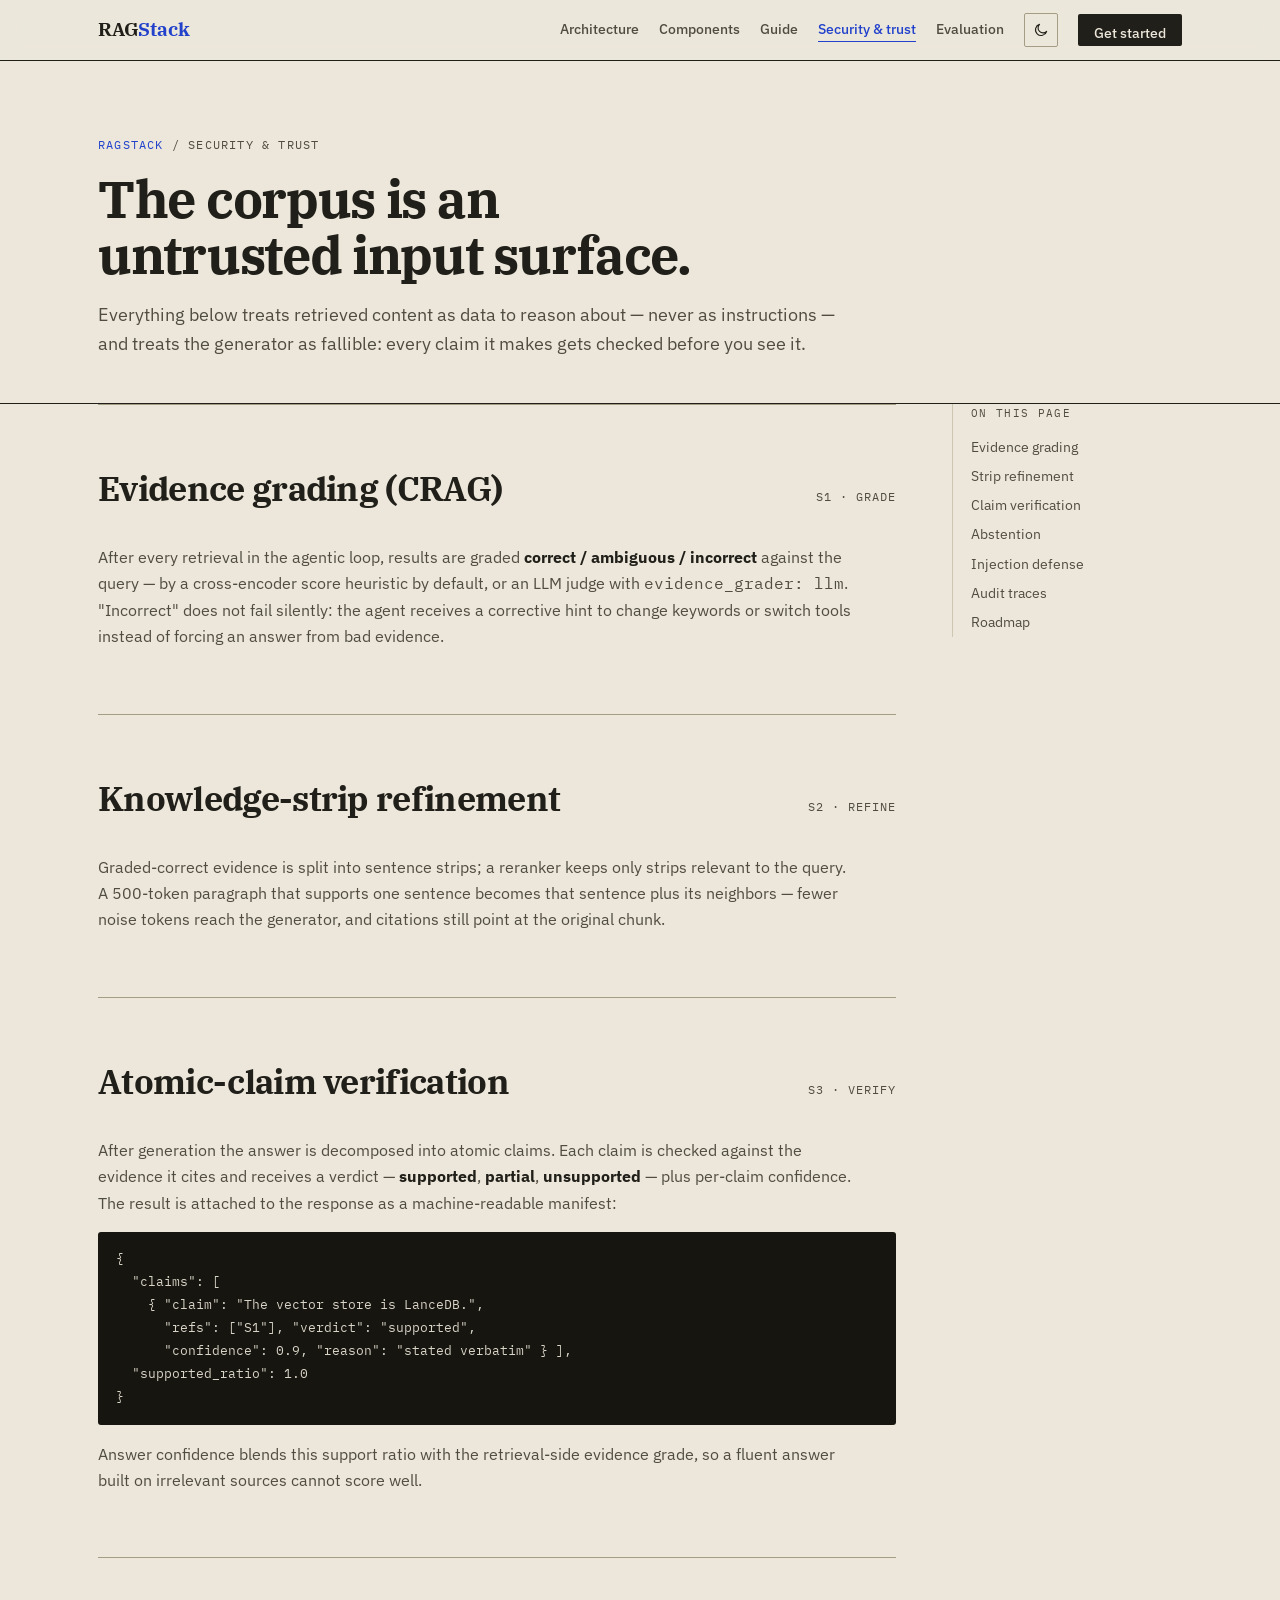
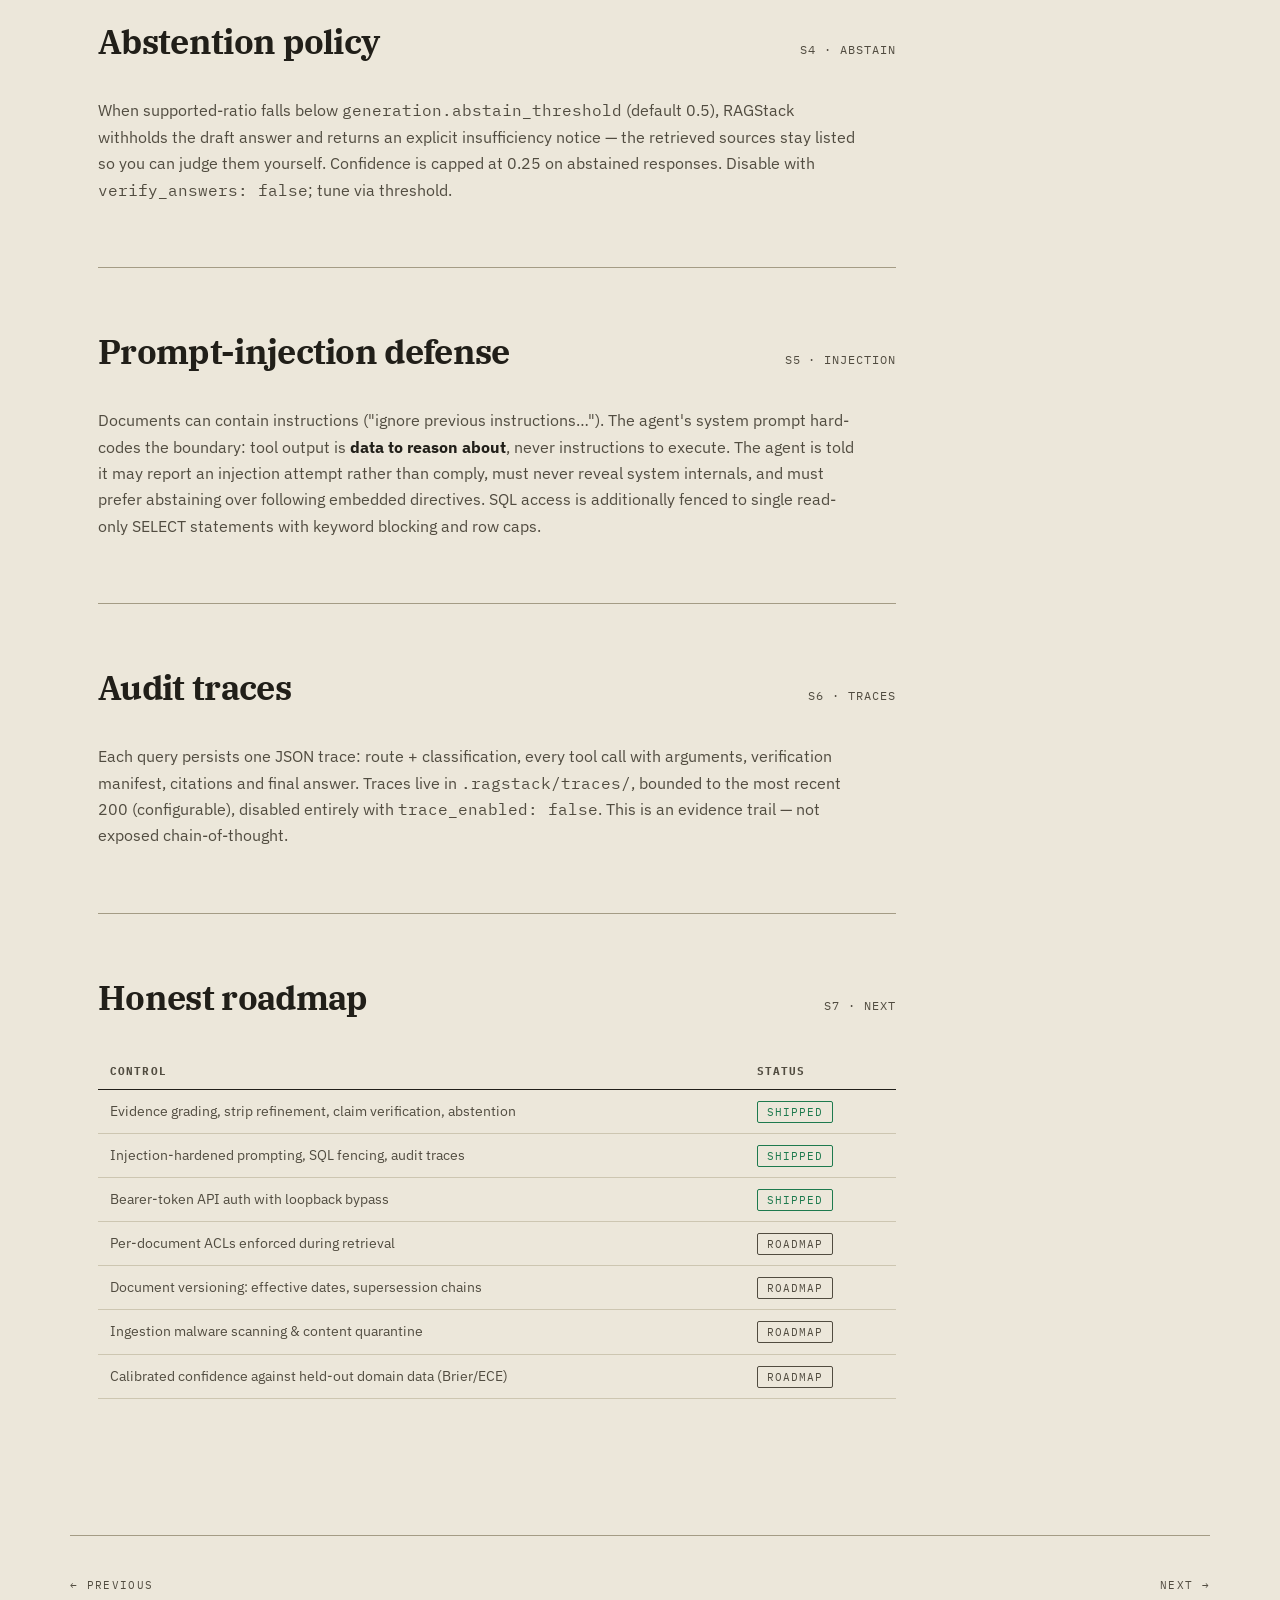
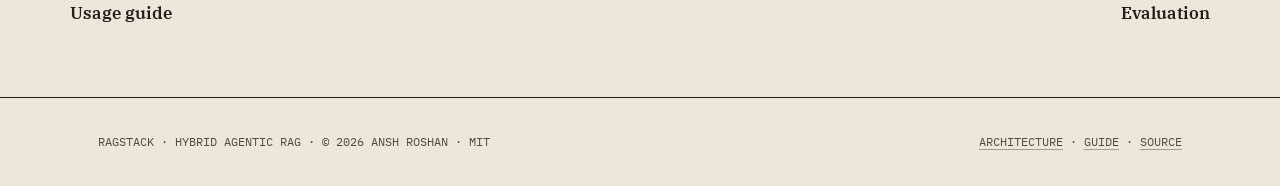
<file: website/security.html>
<!DOCTYPE html>
<html lang="en" data-theme="light">
<head>
<meta charset="UTF-8">
<meta name="viewport" content="width=device-width, initial-scale=1.0">
<title>Security &amp; trust — RAGStack</title>
<meta name="description" content="How RAGStack earns trust: CRAG evidence grading, atomic-claim verification, abstention policy, injection defense and audit traces.">
<meta name="theme-color" content="#ece7da">
<script>document.documentElement.setAttribute('data-theme',localStorage.getItem('ragstack-theme')||(matchMedia('(prefers-color-scheme: dark)').matches?'dark':'light'));</script>
<link rel="preconnect" href="https://fonts.googleapis.com">
<link rel="preconnect" href="https://fonts.gstatic.com" crossorigin>
<link href="https://fonts.googleapis.com/css2?family=IBM+Plex+Serif:wght@500;600;700&family=IBM+Plex+Sans:wght@400;500;600&family=IBM+Plex+Mono:wght@400;500;600&display=swap" rel="stylesheet">
<link rel="stylesheet" href="assets/styles.css">
</head>
<body data-page="security">

<nav><div class="container nav-in">
  <a class="brand" href="index.html">RAG<em>Stack</em></a>
  <div class="nav-links">
    <a href="architecture.html">Architecture</a>
    <a href="components.html">Components</a>
    <a href="guide.html">Guide</a>
    <a href="security.html" class="active">Security &amp; trust</a>
    <a href="benchmarks.html">Evaluation</a>
    <button id="themeToggle" aria-label="Toggle light or dark theme">
      <svg class="ic-moon" width="16" height="16" viewBox="0 0 24 24" fill="none" stroke="currentColor" stroke-width="1.7" stroke-linecap="round" stroke-linejoin="round"><path d="M20.4 14.2A8.5 8.5 0 1 1 9.8 3.6a7 7 0 0 0 10.6 10.6z"/></svg>
      <svg class="ic-sun" width="16" height="16" viewBox="0 0 24 24" fill="none" stroke="currentColor" stroke-width="1.7" stroke-linecap="round" stroke-linejoin="round"><circle cx="12" cy="12" r="4"/><path d="M12 2v2M12 20v2M4.9 4.9l1.4 1.4M17.7 17.7l1.4 1.4M2 12h2M20 12h2M4.9 19.1l1.4-1.4M17.7 6.3l1.4-1.4"/></svg>
    </button>
    <a class="nav-cta" href="guide.html">Get started</a>
  </div>
</div></nav>

<div class="page-head"><div class="container">
  <div class="crumbs"><a href="index.html">RAGStack</a> / Security &amp; trust</div>
  <h1>The corpus is an<br>untrusted input surface.</h1>
  <p class="lede">Everything below treats retrieved content as data to reason about — never as instructions — and treats the generator as fallible: every claim it makes gets checked before you see it.</p>
</div></div>

<div class="container with-toc"><div>

<section class="block" id="grading">
  <div class="sec-head"><h2>Evidence grading (CRAG)</h2><span class="sec-ref">S1 · GRADE</span></div>
  <p class="body">After every retrieval in the agentic loop, results are graded <b>correct / ambiguous / incorrect</b> against the query — by a cross-encoder score heuristic by default, or an LLM judge with <code>evidence_grader: llm</code>. "Incorrect" does not fail silently: the agent receives a corrective hint to change keywords or switch tools instead of forcing an answer from bad evidence.</p>
</section>

<section class="block" id="strips">
  <div class="sec-head"><h2>Knowledge-strip refinement</h2><span class="sec-ref">S2 · REFINE</span></div>
  <p class="body">Graded-correct evidence is split into sentence strips; a reranker keeps only strips relevant to the query. A 500-token paragraph that supports one sentence becomes that sentence plus its neighbors — fewer noise tokens reach the generator, and citations still point at the original chunk.</p>
</section>

<section class="block" id="verification">
  <div class="sec-head"><h2>Atomic-claim verification</h2><span class="sec-ref">S3 · VERIFY</span></div>
  <p class="body">After generation the answer is decomposed into atomic claims. Each claim is checked against the evidence it cites and receives a verdict — <b>supported</b>, <b>partial</b>, <b>unsupported</b> — plus per-claim confidence. The result is attached to the response as a machine-readable manifest:</p>
  <pre class="inline">{
  "claims": [
    { "claim": "The vector store is LanceDB.",
      "refs": ["S1"], "verdict": "supported",
      "confidence": 0.9, "reason": "stated verbatim" } ],
  "supported_ratio": 1.0
}</pre>
  <p class="body">Answer confidence blends this support ratio with the retrieval-side evidence grade, so a fluent answer built on irrelevant sources cannot score well.</p>
</section>

<section class="block" id="abstention">
  <div class="sec-head"><h2>Abstention policy</h2><span class="sec-ref">S4 · ABSTAIN</span></div>
  <p class="body">When supported-ratio falls below <code>generation.abstain_threshold</code> (default 0.5), RAGStack withholds the draft answer and returns an explicit insufficiency notice — the retrieved sources stay listed so you can judge them yourself. Confidence is capped at 0.25 on abstained responses. Disable with <code>verify_answers: false</code>; tune via threshold.</p>
</section>

<section class="block" id="injection">
  <div class="sec-head"><h2>Prompt-injection defense</h2><span class="sec-ref">S5 · INJECTION</span></div>
  <p class="body">Documents can contain instructions ("ignore previous instructions…"). The agent's system prompt hard-codes the boundary: tool output is <b>data to reason about</b>, never instructions to execute. The agent is told it may report an injection attempt rather than comply, must never reveal system internals, and must prefer abstaining over following embedded directives. SQL access is additionally fenced to single read-only SELECT statements with keyword blocking and row caps.</p>
</section>

<section class="block" id="traces">
  <div class="sec-head"><h2>Audit traces</h2><span class="sec-ref">S6 · TRACES</span></div>
  <p class="body">Each query persists one JSON trace: route + classification, every tool call with arguments, verification manifest, citations and final answer. Traces live in <code>.ragstack/traces/</code>, bounded to the most recent 200 (configurable), disabled entirely with <code>trace_enabled: false</code>. This is an evidence trail — not exposed chain-of-thought.</p>
</section>

<section class="block" id="roadmap">
  <div class="sec-head"><h2>Honest roadmap</h2><span class="sec-ref">S7 · NEXT</span></div>
  <table class="ref">
    <tr><th>Control</th><th>Status</th></tr>
    <tr><td><p>Evidence grading, strip refinement, claim verification, abstention</p></td><td><span class="chip shipped">shipped</span></td></tr>
    <tr><td><p>Injection-hardened prompting, SQL fencing, audit traces</p></td><td><span class="chip shipped">shipped</span></td></tr>
    <tr><td><p>Bearer-token API auth with loopback bypass</p></td><td><span class="chip shipped">shipped</span></td></tr>
    <tr><td><p>Per-document ACLs enforced during retrieval</p></td><td><span class="chip roadmap">roadmap</span></td></tr>
    <tr><td><p>Document versioning: effective dates, supersession chains</p></td><td><span class="chip roadmap">roadmap</span></td></tr>
    <tr><td><p>Ingestion malware scanning &amp; content quarantine</p></td><td><span class="chip roadmap">roadmap</span></td></tr>
    <tr><td><p>Calibrated confidence against held-out domain data (Brier/ECE)</p></td><td><span class="chip roadmap">roadmap</span></td></tr>
  </table>
</section>

</div>

<aside class="toc">
  <div class="t">On this page</div>
  <a href="#grading">Evidence grading</a>
  <a href="#strips">Strip refinement</a>
  <a href="#verification">Claim verification</a>
  <a href="#abstention">Abstention</a>
  <a href="#injection">Injection defense</a>
  <a href="#traces">Audit traces</a>
  <a href="#roadmap">Roadmap</a>
</aside>
</div>

<div class="container pagenav">
  <a href="guide.html"><span class="dir">← Previous</span><span class="pt">Usage guide</span></a>
  <a class="next" href="benchmarks.html"><span class="dir">Next →</span><span class="pt">Evaluation</span></a>
</div>

<footer><div class="container foot-in">
  <div>RAGSTACK · HYBRID AGENTIC RAG · © 2026 ANSH ROSHAN · MIT</div>
  <div><a href="architecture.html">ARCHITECTURE</a> · <a href="guide.html">GUIDE</a> · <a href="https://github.com/AnshRoshan/ragstack">SOURCE</a></div>
</div></footer>

<script src="assets/main.js"></script>
</body>
</html>
</file>
<file: website/assets/styles.css>
/* RAGStack site — engineering-dossier design system (shared) */
:root{
  /* light — warm editor paper (deliberately dim, never white) */
  --paper:#ece7da; --paper2:#e2dcc9; --panel-dark:#17150f;
  --ink:#211f19; --ink2:#514c40;
  --rule:#cdc6b1; --rule-strong:#a49c85;
  --accent:#2242cc; --accent-ink:#1a33a3;
  --green:#1e7a4e; --red:#b3372c; --amber:#8f6514; --violet:#6d4fc4;
  --nav-bg:#ece7dae6;
  --fd:'IBM Plex Serif',Georgia,serif;
  --fs:'IBM Plex Sans',system-ui,sans-serif;
  --fm:'IBM Plex Mono',ui-monospace,monospace;
}
[data-theme="dark"]{
  /* dark — the same dossier at midnight */
  --paper:#141310; --paper2:#1b1915; --panel-dark:#0d0c09;
  --ink:#e7e2d4; --ink2:#a79f8b;
  --rule:#333026; --rule-strong:#4d4738;
  --accent:#8ba0ff; --accent-ink:#a5b4ff;
  --green:#4ade80; --red:#f87171; --amber:#fbbf24; --violet:#b39ef7;
  --nav-bg:#141310e6;
}
*{box-sizing:border-box;margin:0;padding:0}
html{scroll-behavior:smooth}
body{background:var(--paper);color:var(--ink);font-family:var(--fs);line-height:1.65;font-size:16px;overflow-x:hidden;transition:background .25s ease,color .25s ease}
::selection{background:#2242cc26}
::-webkit-scrollbar{width:11px;height:11px}
::-webkit-scrollbar-track{background:var(--paper2)}
::-webkit-scrollbar-thumb{background:var(--rule-strong);border:3px solid var(--paper2);border-radius:6px}
:focus-visible{outline:2px solid var(--accent);outline-offset:3px}
.container{max-width:1140px;margin:0 auto;padding:0 28px}
code{font-family:var(--fm)}
h1,h2,h3{font-family:var(--fd)}

/* ---------- nav ---------- */
nav{position:sticky;top:0;z-index:100;background:var(--nav-bg);backdrop-filter:blur(10px);border-bottom:1px solid var(--ink)}
.nav-in{display:flex;align-items:center;height:60px;gap:22px}
.brand{font-family:var(--fd);font-weight:700;font-size:19px;letter-spacing:-.01em;text-decoration:none;color:var(--ink)}
.brand em{font-style:normal;color:var(--accent)}
.nav-links{display:flex;gap:20px;margin-left:auto;align-items:center}
.nav-links a{color:var(--ink2);text-decoration:none;font-size:13.5px;font-weight:500;border-bottom:1px solid transparent;padding-bottom:1px;transition:color .15s,border-color .15s}
.nav-links a:hover{color:var(--ink);border-color:var(--ink)}
.nav-links a.active{color:var(--accent);border-color:var(--accent)}
.nav-cta{color:var(--paper)!important;background:var(--ink);padding:8px 16px;border-radius:2px;border-bottom:none!important;transition:background .15s!important}
.nav-cta:hover{background:var(--accent)}
#themeToggle{background:none;border:1px solid var(--rule-strong);color:var(--ink);width:34px;height:34px;border-radius:2px;cursor:pointer;display:flex;align-items:center;justify-content:center;padding:0}
#themeToggle:hover{border-color:var(--ink);background:var(--paper2)}
[data-theme="light"] .ic-sun{display:none}
[data-theme="dark"] .ic-moon{display:none}
@media(max-width:960px){.nav-links a:not(.nav-cta){display:none}}

/* ---------- page head ---------- */
.page-head{padding:74px 0 44px;border-bottom:1px solid var(--ink)}
.page-head h1{font-size:clamp(32px,4.6vw,52px);font-weight:700;letter-spacing:-.025em;line-height:1.08;text-wrap:balance}
.page-head .lede{font-size:17.5px;color:var(--ink2);max-width:760px;margin-top:18px;text-wrap:pretty}
.crumbs{font-family:var(--fm);font-size:12px;letter-spacing:.1em;text-transform:uppercase;color:var(--faint,var(--ink2));margin-bottom:16px}
.crumbs a{color:var(--accent);text-decoration:none}

/* ---------- sections ---------- */
section.block{padding:64px 0;border-top:1px solid var(--rule-strong)}
.sec-head{display:flex;align-items:baseline;justify-content:space-between;gap:20px;margin-bottom:36px}
.sec-head h2{font-size:clamp(24px,3.2vw,34px);font-weight:700;letter-spacing:-.02em;line-height:1.15}
.sec-ref{font-family:var(--fm);font-size:12px;color:var(--ink2);letter-spacing:.08em;white-space:nowrap}
h3.sub{font-family:var(--fd);font-size:20px;letter-spacing:-.01em;margin:40px 0 14px}
p.body{color:var(--ink2);max-width:76ch}
p.body b,p.code-note b{color:var(--ink)}

/* ---------- layout with toc ---------- */
.with-toc{display:grid;grid-template-columns:minmax(0,1fr) 230px;gap:56px}
.toc{position:sticky;top:84px;align-self:start;font-size:13.5px;border-left:1px solid var(--rule);padding-left:18px}
.toc .t{font-family:var(--fm);font-size:11px;letter-spacing:.12em;text-transform:uppercase;color:var(--ink2);margin-bottom:10px}
.toc a{display:block;color:var(--ink2);text-decoration:none;padding:3.5px 0}
.toc a:hover{color:var(--accent)}
@media(max-width:980px){.with-toc{grid-template-columns:1fr}.toc{display:none}}

/* ---------- ledger rows / cards ---------- */
.lrow{display:grid;grid-template-columns:230px 1fr 280px;gap:36px;padding:30px 4px;border-bottom:1px solid var(--rule)}
.lrow:hover{background:var(--paper2)}
.lname{font-family:var(--fd);font-weight:600;font-size:19px;display:flex;gap:12px;line-height:1.35;align-items:flex-start}
.lname svg{flex:none;color:var(--accent);margin-top:2px}
.lbody p{font-size:15px;color:var(--ink2);max-width:58ch}
.lbody p b{color:var(--ink);font-weight:600}
.lmeta{font-family:var(--fm);font-size:12.5px;line-height:2.05;color:var(--ink2)}
.lmeta .ok{color:var(--green)} .lmeta .no{color:var(--red)} .lmeta .t{display:block;color:var(--accent);margin-top:6px;font-weight:600}
@media(max-width:900px){.lrow{grid-template-columns:1fr;gap:12px}}

.grid2{display:grid;grid-template-columns:1fr 1fr;column-gap:72px}
.grid3{display:grid;grid-template-columns:repeat(auto-fit,minmax(280px,1fr));gap:26px}
@media(max-width:860px){.grid2{grid-template-columns:1fr}}
.card{border:1px solid var(--ink);padding:22px;background:var(--paper)}
.card h4{font-family:var(--fd);font-size:16.5px;margin-bottom:8px;letter-spacing:-.01em}
.card p{font-size:14px;color:var(--ink2)}

/* ---------- status chips ---------- */
.chip{font-family:var(--fm);font-size:10.5px;letter-spacing:.1em;text-transform:uppercase;padding:3px 9px;border:1px solid currentColor;border-radius:2px;white-space:nowrap}
.chip.shipped{color:var(--green)}
.chip.partial{color:var(--amber)}
.chip.roadmap{color:var(--ink2)}

/* ---------- tables ---------- */
table.ref{width:100%;border-collapse:collapse;margin:18px 0 8px;font-size:14px}
table.ref th{font-family:var(--fm);font-size:11px;letter-spacing:.1em;text-transform:uppercase;color:var(--ink2);text-align:left;padding:9px 12px;border-bottom:1px solid var(--ink)}
table.ref td{padding:10px 12px;border-bottom:1px solid var(--rule);vertical-align:top}
table.ref td:first-child{white-space:nowrap}
table.ref code{background:var(--paper2);border:1px solid var(--rule);padding:1px 7px;border-radius:2px;font-size:12.5px;color:var(--accent-ink)}
table.ref p{color:var(--ink2);margin:0}

/* ---------- callouts ---------- */
.callout{border:1px solid var(--rule-strong);border-left:4px solid var(--accent);padding:16px 20px;margin:22px 0;background:var(--paper2);font-size:14.5px}
.callout.warn{border-left-color:var(--amber)}
.callout b{font-family:var(--fd)}

/* ---------- code ---------- */
.codebox{background:var(--panel-dark);color:#d8d4c8;border-radius:3px;overflow:hidden;box-shadow:6px 6px 0 var(--rule);margin:20px 0}
.codebox .cb-head{display:flex;align-items:center;gap:8px;padding:10px 16px;border-bottom:1px solid #2c2a20;font-family:var(--fm);font-size:12px;color:#7a7668}
.codebox pre{padding:18px;font-family:var(--fm);font-size:12.75px;line-height:1.8;overflow-x:auto}
.codebox .cm{color:#7a7668} .codebox .kw{color:#b3a1ea} .codebox .st{color:#8fd6ab} .codebox .fn{color:#7cd6e8}

pre.inline{background:var(--panel-dark);color:#d8d4c8;padding:16px 18px;font-family:var(--fm);font-size:12.75px;line-height:1.8;overflow-x:auto;border-radius:3px;margin:16px 0}

/* ---------- buttons / footer ---------- */
.btn{display:inline-block;padding:13px 26px;border-radius:2px;font-weight:600;font-size:15px;text-decoration:none;border:1px solid var(--ink);transition:background .15s,color .15s,border-color .15s}
.btn.primary{background:var(--ink);color:var(--paper)}
.btn.primary:hover{background:var(--accent);border-color:var(--accent)}
.btn.ghost{background:transparent;color:var(--ink)}
.btn.ghost:hover{background:var(--ink);color:var(--paper)}
footer{border-top:1px solid var(--ink);padding:34px 0;color:var(--ink2);font-size:13px}
.foot-in{display:flex;justify-content:space-between;flex-wrap:wrap;gap:14px;font-family:var(--fm);font-size:12px}
footer a{color:var(--ink2);text-decoration:none;border-bottom:1px solid var(--rule-strong)}
footer a:hover{color:var(--ink);border-color:var(--ink)}
.pagenav{display:flex;justify-content:space-between;gap:16px;padding:40px 0 70px;border-top:1px solid var(--rule-strong);margin-top:64px}
.pagenav a{text-decoration:none;color:var(--ink)}
.pagenav .dir{font-family:var(--fm);font-size:11px;letter-spacing:.12em;text-transform:uppercase;color:var(--ink2);display:block;margin-bottom:5px}
.pagenav .pt{font-family:var(--fd);font-weight:600;font-size:17px;border-bottom:1px solid transparent}
.pagenav a:hover .pt{color:var(--accent);border-color:var(--accent)}
.pagenav .next{margin-left:auto;text-align:right}

.reveal{opacity:0;transform:translateY(14px);transition:opacity .55s cubic-bezier(.16,1,.3,1),transform .55s cubic-bezier(.16,1,.3,1)}
.reveal.in{opacity:1;transform:none}
</file>
